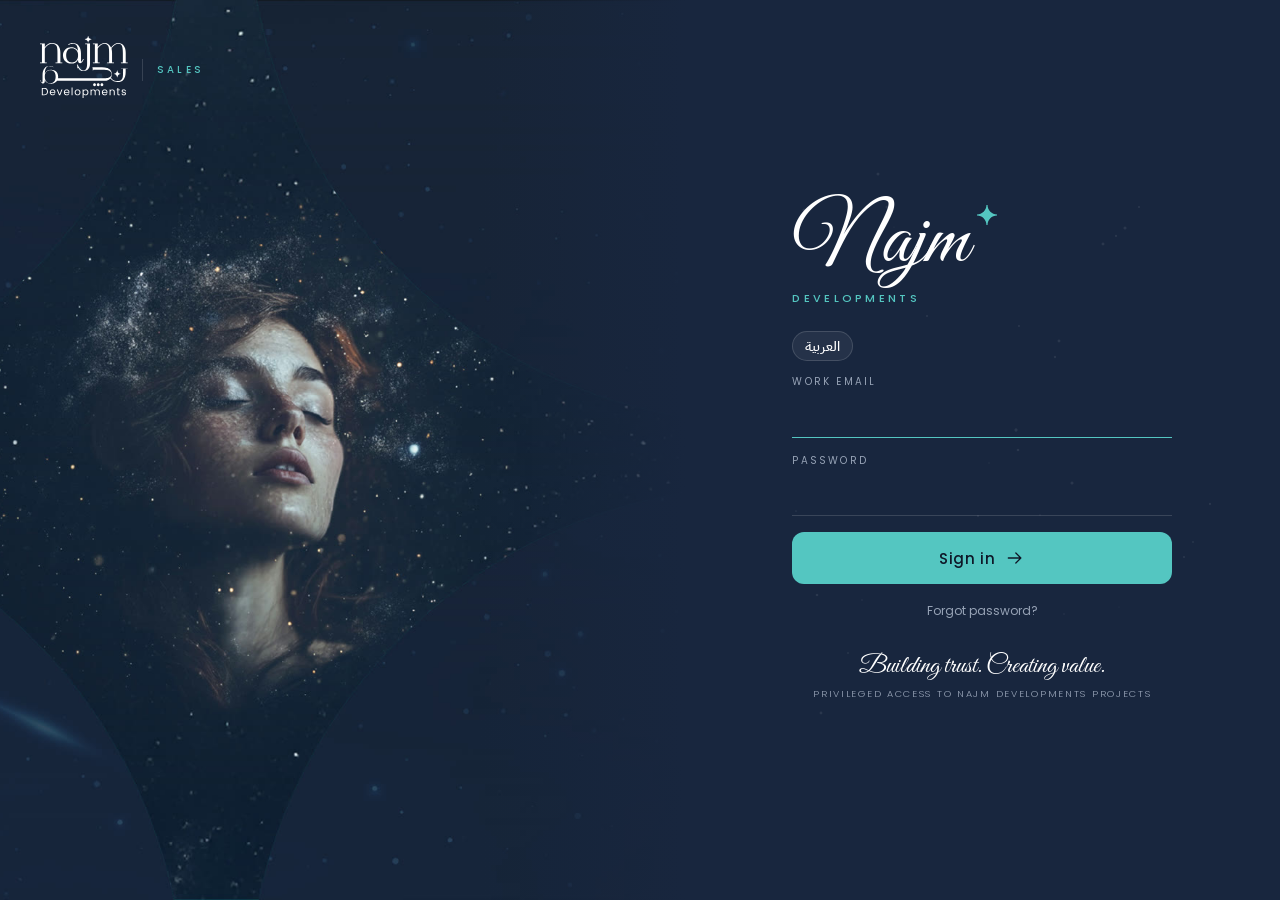
<file: index.html>
<!doctype html>
<html lang="en" class="x-arrive">
<head>
<meta charset="utf-8">
<meta name="viewport" content="width=device-width,initial-scale=1,viewport-fit=cover">
<title>Najm Developments — Projects</title>
<meta name="theme-color" content="#18263E">
<link rel="icon" href="img/icon.svg" type="image/svg+xml">
<link rel="preconnect" href="https://fonts.googleapis.com">
<link rel="preconnect" href="https://fonts.gstatic.com" crossorigin>
<link href="https://fonts.googleapis.com/css2?family=Poppins:wght@300;400;500;600&family=Great+Vibes&display=swap" rel="stylesheet">
<link rel="stylesheet" href="css/najm.css?v=28">
<!-- the star crossing paints in the FIRST frame, so the hand-over from the sign-in never flashes -->
<script>try{if(sessionStorage.getItem('najm.cross')!=='1')document.documentElement.classList.remove('x-arrive');else document.documentElement.classList.add('no-rise')}catch(e){document.documentElement.classList.remove('x-arrive')}</script>
</head>
<body class="is-projects">
<div id="app"></div>
<script src="js/config.js?v=28"></script>
<script src="js/ar.js?v=28"></script>
<script src="js/i18n.js?v=28"></script>
<script src="js/core.js?v=28"></script>
<script src="js/store.js?v=28"></script>
<script data-later="js/projects.js?v=28"></script>
</body>
</html>
</file>
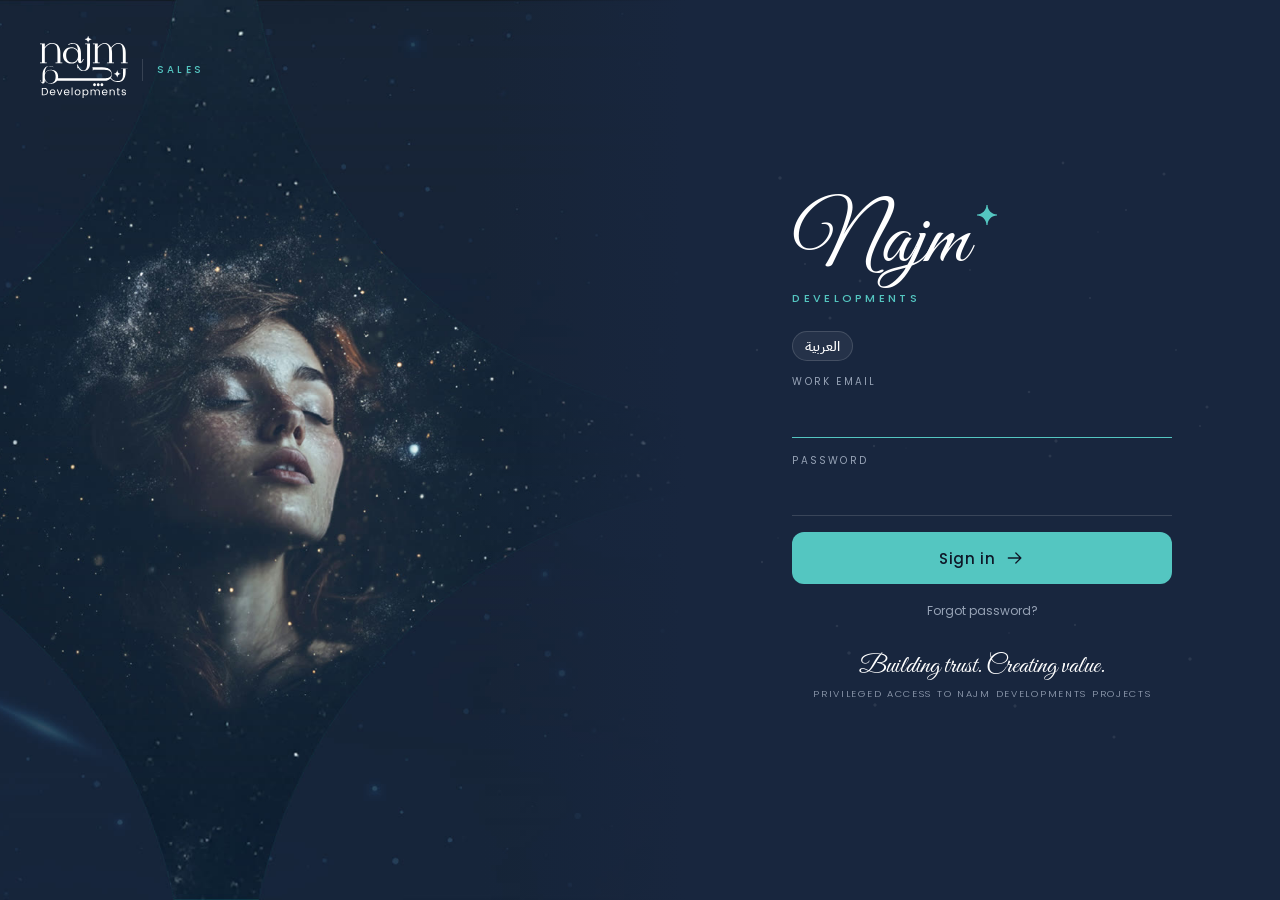
<file: login.html>
<!doctype html>
<html lang="en" class="x-arrive">
<head>
<meta charset="utf-8">
<meta name="viewport" content="width=device-width,initial-scale=1,viewport-fit=cover">
<title>Najm Developments — Sign in</title>
<meta name="theme-color" content="#18263E">
<link rel="icon" href="img/icon.svg" type="image/svg+xml">
<link rel="preconnect" href="https://fonts.googleapis.com">
<link rel="preconnect" href="https://fonts.gstatic.com" crossorigin>
<link href="https://fonts.googleapis.com/css2?family=Poppins:wght@300;400;500;600&family=Great+Vibes&display=swap" rel="stylesheet">
<link rel="stylesheet" href="css/najm.css?v=28">
</head>
<body class="is-login">

<main class="gate">

  <!-- the picture: Najm's own cover, opened through Najm's own star -->
  <div class="gate-art">
    <img class="ga-cover" src="img/najm-cover.jpg" alt="" aria-hidden="true">
    <div class="gate-lockup" data-in="1">
      <span class="gl-logo" id="logo"></span>
      <span class="gl-sub" data-t="Sales">Sales</span>
    </div>
  </div>

  <div class="gate-body">
    <div class="sky" aria-hidden="true"></div>

    <!-- the company's name, as the logo writes it (Muhanad, 2026-10-29: the name, not the CP line) -->
    <h1 class="gate-head" data-in="2">
      <span class="gh-script">Najm<span class="gh-star" id="ghstar"></span></span>
      <span class="gh-caps">Developments</span>
    </h1>

    <!-- method and onsubmit on the tag: a slow line can never send the form to its own address (Main Marks build 130) -->
    <form class="gate-form" id="signin" method="post" onsubmit="return false" autocomplete="on" novalidate>
      <label class="field" data-in="3">
        <span data-t="Work email">Work email</span>
        <input id="who" name="username" type="email" inputmode="email" autocomplete="username" autocapitalize="off" spellcheck="false" required>
      </label>
      <label class="field" data-in="4">
        <span data-t="Password">Password</span>
        <input id="code" name="password" type="password" autocomplete="current-password" required>
      </label>
      <p class="gate-err" id="why" hidden></p>
      <button class="signin-btn" id="go" data-in="5" type="submit">
        <span class="lbl" data-t="Sign in">Sign in</span>
        <svg class="arr" viewBox="0 0 24 24" aria-hidden="true"><path d="M4 12h15M13 6l6 6-6 6"/></svg>
        <span class="btn-state" aria-hidden="true">
          <span class="spin"></span>
          <svg class="tick" viewBox="0 0 24 24"><path d="M5 12.5l4.5 4.5L19 7.5"/></svg>
        </span>
      </button>
      <button class="forgot" id="forgot" type="button" data-in="6" data-t="Forgot password?">Forgot password?</button>
      <p class="forgot-note" id="forgotnote" hidden></p>
      <div class="demo-note" id="demonote" hidden>
        <p data-t-html="&lt;strong&gt;Demo accounts.&lt;/strong&gt; The two demo ones, and Najm’s sales team with a demo password until the real sign-in. Tap one to fill the form."><strong>Demo accounts.</strong> The two demo ones, and Najm’s sales team with a demo password until the real sign-in. Tap one to fill the form.</p>
      </div>
    </form>

    <footer class="gate-foot" data-in="7">
      <p class="gf-tag">Building trust. Creating value.</p>
      <p class="gf-priv"><span data-t="Privileged access to Najm Developments projects">Privileged access to Najm Developments projects</span></p>
    </footer>
  </div>
</main>

<script src="js/config.js?v=28"></script>
<script src="js/ar.js?v=28"></script>
<script src="js/i18n.js?v=28"></script>
<script src="js/core.js?v=28"></script>
<script src="js/store.js?v=28"></script>
<script data-later="js/login.js?v=28"></script>
</body>
</html>
</file>
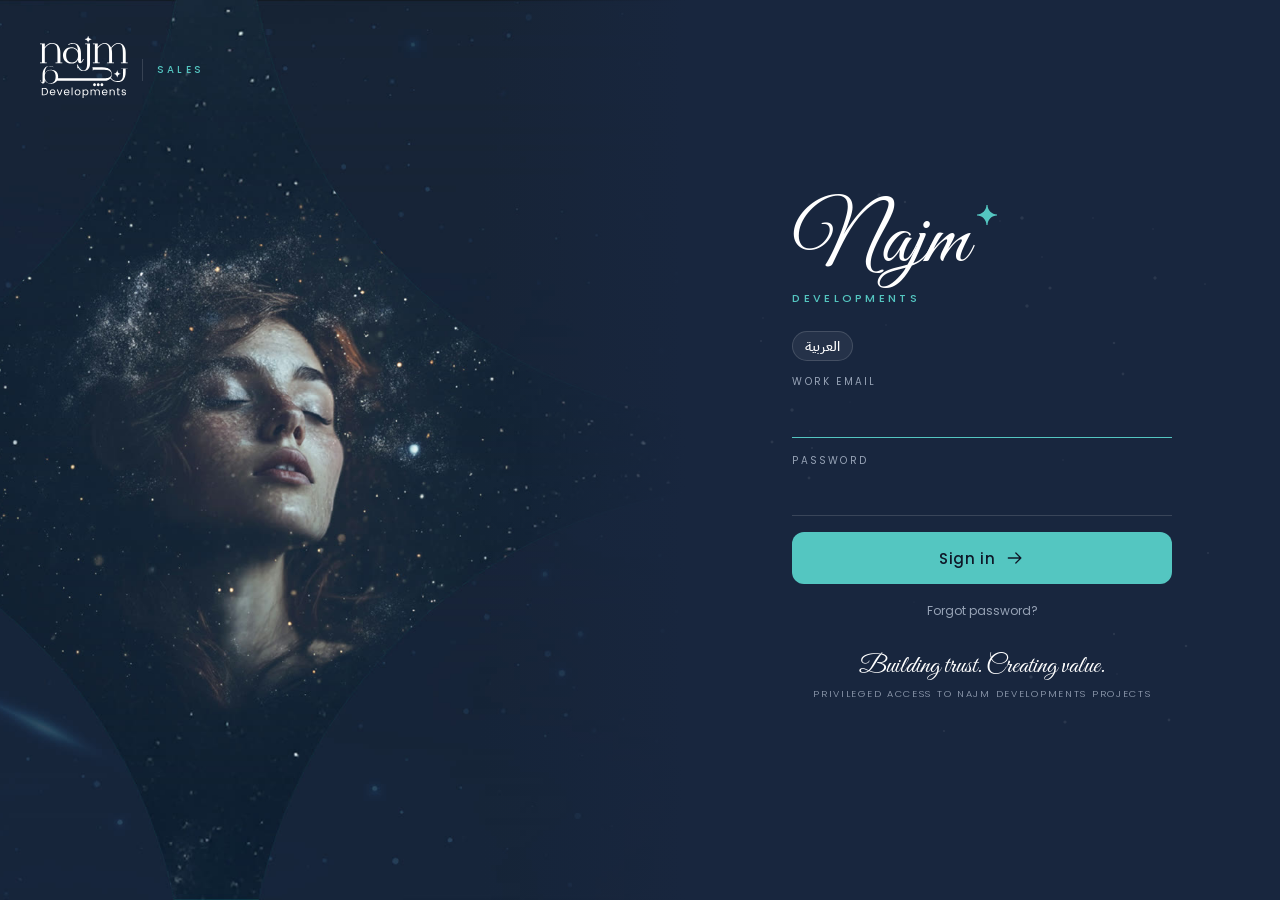
<file: my.html>
<!doctype html>
<html lang="en">
<head>
<meta charset="utf-8">
<meta name="viewport" content="width=device-width,initial-scale=1,viewport-fit=cover">
<title>My activity — Najm Developments</title>
<meta name="theme-color" content="#18263E">
<link rel="icon" href="img/icon.svg" type="image/svg+xml">
<link rel="preconnect" href="https://fonts.googleapis.com">
<link rel="preconnect" href="https://fonts.gstatic.com" crossorigin>
<link href="https://fonts.googleapis.com/css2?family=Poppins:wght@300;400;500;600&family=Great+Vibes&display=swap" rel="stylesheet">
<link rel="stylesheet" href="css/najm.css?v=28">
<link rel="stylesheet" href="css/activity.css?v=28">
</head>
<body class="is-my">

<!-- A SALES AGENT'S "MY ACTIVITY" (build 13): Main Marks' my.html for Najm, drawn by js/activity.js
     on the book of js/activity-book.js. The bar on every page leads here: My activity, Profile
     (#profile), and the plus (#record).

     THE PULSE (Main Marks build 132): the heartbeat on the bar opens this, a half-dial sweeping in
     with a heartbeat drawn through it, alone on the screen; then My activity comes up. IT IS IN THE
     PAGE ITSELF, with its first frame decided inline, so the wait for the figures is the pulse and
     never an empty screen. Profile and the plus open at once. -->
<div class="pulse-in" id="pulseIn" aria-hidden="true">
  <div class="pi-wrap">
    <div class="pi-halo"></div>
    <svg class="pi-dial" viewBox="0 0 240 128">
      <path class="g-track" d="M 20 116 A 100 100 0 0 1 220 116"/>
      <path class="g-arc g-a" style="--k:0" d="M 20 116 A 100 100 0 0 1 220 116" stroke-dasharray="124.8 629" stroke-dashoffset="0"/>
      <path class="g-arc g-q" style="--k:1" d="M 20 116 A 100 100 0 0 1 220 116" stroke-dasharray="21.1 629" stroke-dashoffset="-128.8"/>
      <path class="g-arc g-i" style="--k:2" d="M 20 116 A 100 100 0 0 1 220 116" stroke-dasharray="77.7 629" stroke-dashoffset="-153.9"/>
      <path class="g-beat" pathLength="100" d="M 62 100 h 34 l 9 -26 l 13 44 l 11 -32 l 7 14 h 42"/>
    </svg>
    <p class="pi-label" id="piLabel">My activity</p>
  </div>
</div>
<script>
(function () { if (/^#(profile|record)$/.test(location.hash)) document.getElementById('pulseIn').hidden = true; }());
</script>

<div id="top"></div>
<main class="scr" id="scr"></main>
<div class="veil" id="veil"></div>
<div class="sheet" id="sheet" role="dialog" aria-modal="true" aria-label="Details"></div>
<div class="toast" role="status"></div>

<script src="js/config.js?v=28"></script>
<script src="js/ar.js?v=28"></script>
<script src="js/i18n.js?v=28"></script>
<script src="js/core.js?v=28"></script>
<script src="js/units.js?v=28"></script>
<script src="js/store.js?v=28"></script>
<script data-later="js/activity-book.js?v=28"></script>
<script data-later="js/activity.js?v=28"></script>
</body>
</html>
</file>
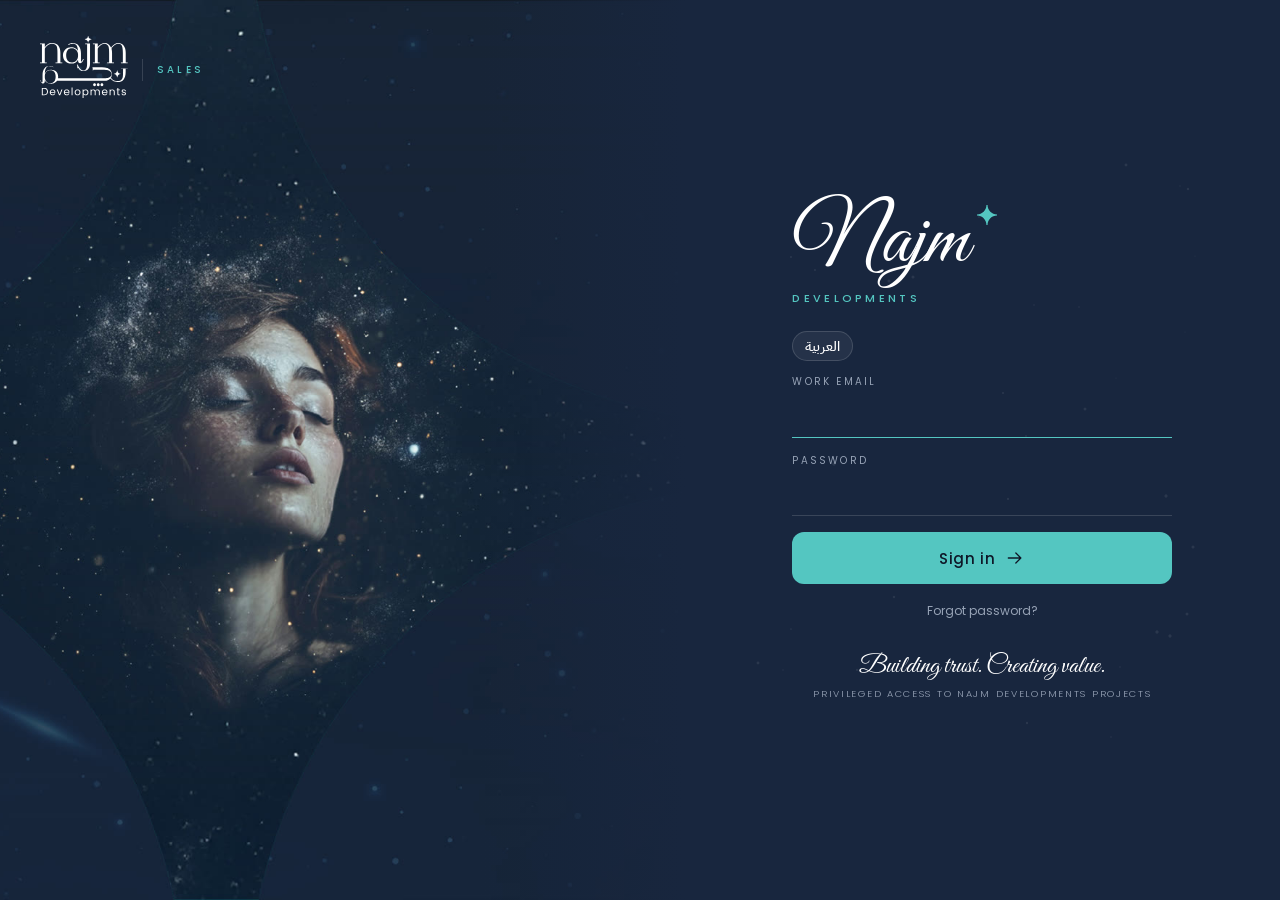
<file: project.html>
<!doctype html>
<html lang="en">
<head>
<meta charset="utf-8">
<meta name="viewport" content="width=device-width,initial-scale=1,viewport-fit=cover">
<title>VELN — Najm Developments</title>
<meta name="theme-color" content="#18263E">
<link rel="icon" href="img/icon.svg" type="image/svg+xml">
<link rel="preconnect" href="https://fonts.googleapis.com">
<link rel="preconnect" href="https://fonts.gstatic.com" crossorigin>
<link href="https://fonts.googleapis.com/css2?family=Poppins:wght@300;400;500;600&family=Great+Vibes&display=swap" rel="stylesheet">
<link rel="stylesheet" href="css/najm.css?v=28">
<!-- arriving from VELN's logo build: the page starts on VELN's beige and lifts it -->
<script>try{if(sessionStorage.getItem('najm.enter'))document.documentElement.classList.add('v-arrive','no-rise')}catch(e){}</script>
</head>
<body class="is-project">
<div id="app"></div>
<script src="js/config.js?v=28"></script>
<script src="js/ar.js?v=28"></script>
<script src="js/i18n.js?v=28"></script>
<script src="js/core.js?v=28"></script>
<script src="js/units.js?v=28"></script>
<script src="js/store.js?v=28"></script>
<script data-later="js/plans.js?v=28"></script>
<script data-later="js/finder.js?v=28"></script>
<script data-later="js/offer.js?v=28"></script>
<script data-later="js/activity-book.js?v=28"></script>
<script data-later="js/send.js?v=28"></script>
<script data-later="js/project.js?v=28"></script>
</body>
</html>
</file>
<file: css/najm.css>
/* ------------------------------------------------------------------
   Najm Developments: the sales app.

   The identity, from Najm's own Company Profile (BRANDING.md):
     - a deep navy night sky carries every screen; white type on it
     - teal is the ONE accent, and it means "chosen" (or "go")
     - the four-point STAR is the signature: the logo's star, the CP's
       star window, and here the sign-in, the crossing and the marker
     - Poppins, light; one script word per screen, never a sentence
   Main Marks' rules kept: pictures to the card's edges, small caps
   labels, a floating glass header that never sticks, the sales bar on
   every page, design at 390 px first.
   ------------------------------------------------------------------ */

:root {
  --navy: #18263E;
  --navy-deep: #0E1828;
  --navy-lift: #203253;
  --teal: #54C6C1;
  --teal-deep: #07989E;
  --white: #ffffff;
  --ink-2: rgba(255, 255, 255, .74);
  --muted: #97A3B6;              /* 6.0:1 on the navy */
  --rule: rgba(255, 255, 255, .14);
  --rule-soft: rgba(255, 255, 255, .08);
  --font: 'Poppins', system-ui, sans-serif;
  --script: 'Great Vibes', 'Segoe Script', cursive;   /* stands in for Brittany Signature (BRANDING.md) */
  --pad: 16px;
  --ease: cubic-bezier(.22, .61, .36, 1);
}

* { box-sizing: border-box; }
html { background: var(--navy); -webkit-text-size-adjust: 100%; }
body {
  margin: 0; min-height: 100svh;
  background: var(--navy); color: var(--white);
  font: 300 15px/1.45 var(--font);
  -webkit-font-smoothing: antialiased;
  animation: page-in .19s ease-out both;
}
@keyframes page-in { from { opacity: 0; } }
img { max-width: 100%; }
button { -webkit-tap-highlight-color: transparent; }
a { -webkit-tap-highlight-color: transparent; }

/* leaving: a navy veil, 190 ms (js/core.js) */
html.is-leaving body { opacity: 0; transition: opacity .19s ease-in; }

/* the first frame of a page that is ARRIVING through an animation:
   covered before anything paints, so nothing flashes */
html.x-arrive body::after,
html.v-arrive body::after { content: ''; position: fixed; inset: 0; z-index: 99; background: var(--navy-deep); }
html.v-arrive body::after { background: #D9D1BD; }
html.x-arrive body, html.v-arrive body { animation: none; }
/* a page arriving through an animation keeps this for good. Without it, taking
   the first-frame cover off started the body's own fade-in, and the fade took the
   star and the beige veil with it: the screen jumped lighter (the "tiny snap"). */
html.no-rise body { animation: none; }
html.x-arrive { background: var(--navy-deep); }
html.v-arrive { background: #D9D1BD; }
/* a phone has no scrollbar; inside the demo a passing one took 15 px off the width */
@media (max-width: 760px) { html { scrollbar-width: none; } ::-webkit-scrollbar { display: none; width: 0; height: 0; } }

.svgbox { display: inline-block; line-height: 0; }
.svgbox svg { display: block; height: 100%; width: auto; overflow: visible; }

.eyebrow { margin: 0; font-size: 10.5px; font-weight: 500; letter-spacing: .34em; text-transform: uppercase; color: var(--teal); }
.script-h { margin: 2px 0 0; font: 400 56px/1 var(--script); }

/* ================================================================ */
/* SIGN IN                                                           */
/* ================================================================ */
.gate { min-height: 100svh; display: grid; grid-template-rows: auto 1fr; }
.gate-art { position: relative; height: 44svh; min-height: 290px; overflow: hidden; background: var(--navy); }
.ga-cover { position: absolute; inset: 0; width: 100%; height: 100%; object-fit: cover; object-position: 30% 46%; }
.gate-art::after {             /* the picture melts into the sky below */
  content: ''; position: absolute; left: 0; right: 0; bottom: 0; height: 38%;
  background: linear-gradient(to bottom, rgba(24, 38, 62, 0), var(--navy));
  pointer-events: none;
}
.gate-lockup {
  position: absolute; z-index: 2; left: var(--pad); top: calc(env(safe-area-inset-top) + 18px);
  display: flex; align-items: center; gap: 14px;
}
.gl-logo .najm-logo { height: 50px; }
.gl-sub {
  font-size: 10px; font-weight: 500; letter-spacing: .34em; text-transform: uppercase; color: var(--teal);
  padding-left: 14px; border-left: 1px solid var(--rule); line-height: 22px;
}

.gate-body {
  position: relative; width: 100%; max-width: 460px; margin: 0 auto;
  padding: 4px var(--pad) calc(26px + env(safe-area-inset-bottom));
}
.sky { position: absolute; inset: 0; overflow: hidden; pointer-events: none; z-index: 0; }
.sky i {
  position: absolute; width: 2px; height: 2px; border-radius: 50%; background: #fff;
  opacity: .08; transform: scale(var(--z, 1));
  animation: tw 4.6s ease-in-out var(--d, 0s) infinite;
}
@keyframes tw { 0%, 100% { opacity: .06; } 50% { opacity: .55; } }
.gate-body > :not(.sky) { position: relative; z-index: 1; }

.gate-head { margin: 0 0 24px; font-weight: 300; }
.gh-script { position: relative; display: inline-block; padding: 0 30px 0 2px; font: 400 66px/1.05 var(--script); }
.gh-star { position: absolute; right: 2px; top: 6px; width: 20px; height: 20px; line-height: 0; }
.gh-star svg { width: 100%; height: 100%; fill: var(--teal); }
.gh-caps { display: block; margin-top: 4px; font-size: 11px; font-weight: 500; letter-spacing: .3em; text-transform: uppercase; color: var(--teal); }

.field { display: block; margin: 0 0 16px; }
.field span { display: block; margin-bottom: 4px; font-size: 10px; font-weight: 400; letter-spacing: .22em; text-transform: uppercase; color: var(--muted); }
.field input {
  width: 100%; padding: 8px 0 10px; border: 0; border-bottom: 1px solid var(--rule); border-radius: 0;
  background: transparent; color: #fff; font: 400 16px var(--font); outline: none;
  transition: border-color .2s;
}
.field input:focus { border-bottom-color: var(--teal); }
.field input:-webkit-autofill { -webkit-text-fill-color: #fff; box-shadow: 0 0 0 1000px var(--navy) inset; caret-color: #fff; }

.signin-btn {
  position: relative; overflow: hidden; width: 100%; height: 52px; margin-top: 8px;
  display: flex; align-items: center; justify-content: center; gap: 10px;
  border: 0; border-radius: 12px; background: var(--teal); color: var(--navy-deep);
  font: 500 15px var(--font); letter-spacing: .04em; cursor: pointer;
  transition: transform .1s, filter .2s;
}
.signin-btn:active { transform: scale(.98); }
.signin-btn:hover { filter: brightness(1.06); }
.signin-btn .arr { width: 20px; height: 20px; fill: none; stroke: currentColor; stroke-width: 1.6; stroke-linecap: round; stroke-linejoin: round; transition: opacity .15s; }
.signin-btn .lbl { transition: opacity .15s; }
.btn-state { position: absolute; inset: 0; display: grid; place-items: center; pointer-events: none; }
.btn-state > * { grid-area: 1 / 1; }
.spin { width: 20px; height: 20px; border-radius: 50%; border: 2px solid rgba(14, 24, 40, .22); border-top-color: var(--navy-deep); opacity: 0; }
.tick { width: 24px; height: 24px; fill: none; stroke: var(--navy-deep); stroke-width: 2; stroke-linecap: round; stroke-linejoin: round; stroke-dasharray: 24; stroke-dashoffset: 24; opacity: 0; }
.is-loading .lbl, .is-loading .arr, .is-done .lbl, .is-done .arr { opacity: 0; }
.is-loading .spin { opacity: 1; animation: spin .8s linear infinite; }
.is-done .tick { opacity: 1; animation: tick .26s ease-out forwards; }
.is-loading::after {
  content: ''; position: absolute; inset: 0;
  background: linear-gradient(100deg, transparent 20%, rgba(255, 255, 255, .6), transparent 80%);
  transform: translateX(-100%); animation: btn-sweep .7s ease-in-out both;
}
@keyframes spin { to { transform: rotate(360deg); } }
@keyframes tick { to { stroke-dashoffset: 0; } }
@keyframes btn-sweep { to { transform: translateX(100%); } }

.gate-err { margin: 0 0 8px; font-size: 13px; color: #F4A99D; animation: err .32s ease; }
@keyframes err { 0%, 100% { transform: none; } 25% { transform: translateX(-4px); } 75% { transform: translateX(4px); } }
.gate-form [hidden] { display: none !important; }
.gate-form.is-dimmed { opacity: .55; transition: opacity .2s; }

.forgot { display: block; margin: 12px auto 0; padding: 6px; background: none; border: 0; color: var(--muted); font: 400 12px var(--font); cursor: pointer; }
.forgot-note { margin: 2px 0 0; text-align: center; font-size: 12px; color: var(--ink-2); }
.demo-note { margin-top: 20px; padding: 14px 14px 6px; border: 1px solid var(--rule); border-radius: 14px; background: rgba(14, 24, 40, .5); font-size: 12px; color: var(--ink-2); }
.demo-note p { margin: 0 0 8px; line-height: 1.5; }
.demo-note strong { color: #fff; font-weight: 500; }
.demo-acct { display: flex; justify-content: space-between; align-items: center; width: 100%; padding: 10px 0; background: none; border: 0; border-top: 1px solid var(--rule-soft); color: #fff; font: 400 13px var(--font); cursor: pointer; text-align: left; }
.da-r { font-size: 10px; letter-spacing: .14em; text-transform: uppercase; color: var(--teal); }

.gate-foot { margin-top: 26px; text-align: center; }
.gf-tag { margin: 0; font: 400 26px/1.1 var(--script); }
.gf-priv { margin: 6px 0 0; font-size: 9.5px; letter-spacing: .18em; text-transform: uppercase; color: var(--muted); }

/* the sign-in, side by side from a laptop up */
@media (min-width: 900px) {
  .gate { grid-template-rows: none; grid-template-columns: 1.15fr 1fr; }
  .gate-art { height: 100svh; }
  .gate-art::after { left: auto; top: 0; width: 30%; height: auto; background: linear-gradient(to right, rgba(24, 38, 62, 0), var(--navy)); }
  .gate-lockup { left: 40px; top: 36px; }
  .gl-logo .najm-logo { height: 62px; }
  .gate-body { align-self: center; padding: 40px; }
  .gh-script { font-size: 84px; }
}

/* ---- the entrance (body.seq, set by js/login.js) ------------------
   0.10-1.60  Najm's star opens out of her face over the whole picture
   0.45-1.60  "Najm" writes itself in; the form rises, line by line
   1.30       the logo's star glints, then the small one
   1.65       the teal star after "Star" lights                       */
.seq [data-in] { animation: rise .62s var(--ease) both; }
.seq [data-in="1"] { animation-delay: 1.0s; }
.seq [data-in="2"] { animation-delay: .40s; }
.seq [data-in="3"] { animation-delay: .55s; }
.seq [data-in="4"] { animation-delay: .64s; }
.seq [data-in="5"] { animation-delay: .73s; }
.seq [data-in="6"] { animation-delay: .82s; }
.seq [data-in="7"] { animation-delay: .91s; }
@keyframes rise { from { opacity: 0; transform: translateY(14px); } }

.seq .ga-cover {
  -webkit-mask: url("data:image/svg+xml,%3Csvg xmlns='http://www.w3.org/2000/svg' viewBox='-1 -1 2 2'%3E%3Cpath d='M0.057,-1L-0.057,-1C-0.057,-0.48 -0.48,-0.057 -1,-0.057L-1,0.057C-0.48,0.057 -0.057,0.48 -0.057,1L0.057,1C0.057,0.48 0.48,0.057 1,0.057L1,-0.057C0.48,-0.057 0.057,-0.48 0.057,-1Z'/%3E%3C/svg%3E") 50% 50% / 0% no-repeat;
          mask: url("data:image/svg+xml,%3Csvg xmlns='http://www.w3.org/2000/svg' viewBox='-1 -1 2 2'%3E%3Cpath d='M0.057,-1L-0.057,-1C-0.057,-0.48 -0.48,-0.057 -1,-0.057L-1,0.057C-0.48,0.057 -0.057,0.48 -0.057,1L0.057,1C0.057,0.48 0.48,0.057 1,0.057L1,-0.057C0.48,-0.057 0.057,-0.48 0.057,-1Z'/%3E%3C/svg%3E") 50% 50% / 0% no-repeat;
  animation: iris 1.5s cubic-bezier(.65, 0, .25, 1) .1s both, settle 2.2s var(--ease) .1s both;
}
/* 0% to well past the corners: the star's waist must clear them */
@keyframes iris { from { -webkit-mask-size: 0%; mask-size: 0%; } to { -webkit-mask-size: 520%; mask-size: 520%; } }
@keyframes settle { from { transform: scale(1.08); } }

.seq .gh-script { animation: write 1.15s cubic-bezier(.45, 0, .2, 1) .5s both; }
@keyframes write { from { clip-path: inset(-20% 100% -20% 0); } to { clip-path: inset(-20% -10% -20% -10%); } }
.seq .gh-star svg { animation: twinkle 1.1s ease-out 1.6s both; }
@keyframes twinkle {
  0% { transform: scale(0) rotate(-90deg); opacity: 0; }
  55% { transform: scale(1.6) rotate(0); opacity: 1; }
  100% { transform: scale(1) rotate(0); opacity: 1; }
}
.seq .gl-logo #star, .seq .gl-logo #star2 { transform-box: fill-box; transform-origin: center; animation: glint 1.1s ease-out 1.3s both; }
.seq .gl-logo #star2 { animation-delay: 1.55s; }
@keyframes glint {
  0% { transform: scale(1) rotate(0); }
  40% { transform: scale(2.4) rotate(45deg); fill: var(--teal); }
  100% { transform: scale(1) rotate(90deg); }
}

/* ================================================================ */
/* THE STAR CROSSING ("Access granted")                              */
/* ================================================================ */
.xstar { position: fixed; inset: 0; z-index: 100; pointer-events: none; --ox: 50vw; --oy: 50vh; --S: 40; }
.xs-big {
  position: absolute; left: var(--ox); top: var(--oy); width: 100px; height: 100px; margin: -50px 0 0 -50px;
  fill: var(--navy-deep); overflow: visible;
  transform: scale(0) rotate(-45deg);
  transition: transform 1.05s cubic-bezier(.7, 0, .2, 1);
}
.xs-glow { position: absolute; inset: 0; filter: drop-shadow(0 0 10px rgba(84, 198, 193, .7)); }
.xstar.is-in .xs-big { transform: scale(var(--S)) rotate(0); }
.xs-copy { position: absolute; inset: 0; display: flex; flex-direction: column; align-items: center; justify-content: center; gap: 8px; opacity: 0; }
.xstar.is-in .xs-copy { opacity: 1; transition: opacity .35s ease .72s; }
.xs-mini { width: 26px; height: 26px; margin-bottom: 6px; fill: var(--teal); }
.xstar.is-in .xs-mini { animation: twinkle 1s ease-out .75s both; }
.xs-granted { margin: 0; font-size: 11px; font-weight: 500; letter-spacing: .42em; text-transform: uppercase; color: var(--teal); }
.xs-select { margin: 0; font: 400 44px/1.1 var(--script); color: #fff; }
/* arriving: the covered screen closes back into the star's centre */
.xstar.is-out .xs-big { transform: scale(0) rotate(45deg); transition: transform .95s cubic-bezier(.7, 0, .25, 1) .18s; }
.xstar.is-out .xs-copy { opacity: 0; transition: opacity .22s ease; }
.xstar.is-leaving .xs-copy { opacity: 0; transition: opacity .2s ease; }
.xstar.no-anim, .xstar.no-anim * { transition: none !important; animation: none !important; }
.xstar.is-plain .xs-big { display: none; }
.xstar.is-plain { background: var(--navy-deep); opacity: 0; transition: opacity .25s linear; }
.xstar.is-plain.is-in { opacity: 1; }

/* ================================================================ */
/* HEADER, BAR, NOTICE                                               */
/* ================================================================ */
.hdr { position: relative; z-index: 20; padding: calc(env(safe-area-inset-top) + 12px) var(--pad) 0; }
.hdr-card {
  position: relative; max-width: 1200px; margin: 0 auto;
  display: flex; align-items: center; gap: 12px; padding: 8px 8px 8px 14px;
  border-radius: 16px; border: 1px solid rgba(255, 255, 255, .10);
  background: rgba(32, 50, 83, .55); -webkit-backdrop-filter: blur(14px) saturate(1.2); backdrop-filter: blur(14px) saturate(1.2);
}
.hdr-mark { display: block; line-height: 0; }
.hdr-mark .najm-logo { height: 30px; }
.hdr-crumb { flex: 1; min-width: 0; display: flex; align-items: center; gap: 8px; overflow: hidden; white-space: nowrap; font-size: 10px; font-weight: 400; letter-spacing: .2em; text-transform: uppercase; color: var(--muted); padding-left: 12px; border-left: 1px solid var(--rule); }
.hdr-crumb a { color: var(--muted); text-decoration: none; }
.hdr-crumb .here { color: #fff; }
.hdr-crumb .sep { opacity: .4; }
.hdr-who { flex: none; width: 36px; height: 36px; border-radius: 50%; border: 1px solid rgba(84, 198, 193, .5); background: transparent; color: var(--teal); font: 500 12px var(--font); letter-spacing: .06em; cursor: pointer; }
.hdr-menu { position: absolute; right: 8px; top: calc(100% + 8px); min-width: 210px; padding: 14px 16px; border-radius: 14px; border: 1px solid var(--rule); background: var(--navy-lift); box-shadow: 0 18px 40px rgba(0, 0, 0, .35); }
.hm-name { margin: 0; font-size: 14px; font-weight: 400; }
.hm-role { margin: 2px 0 12px; font-size: 10px; letter-spacing: .14em; text-transform: uppercase; color: var(--muted); }
.hm-out { width: 100%; padding: 9px 12px; border: 1px solid var(--rule); border-radius: 10px; background: none; color: #fff; font: 400 13px var(--font); cursor: pointer; }

.sbar-wrap { position: fixed; z-index: 30; left: 0; right: 0; bottom: calc(env(safe-area-inset-bottom) + 12px); display: flex; justify-content: center; align-items: center; gap: 10px; pointer-events: none; }
.sbar { pointer-events: auto; display: flex; gap: 2px; padding: 6px; border-radius: 18px; border: 1px solid rgba(255, 255, 255, .10); background: rgba(14, 24, 40, .74); -webkit-backdrop-filter: blur(14px); backdrop-filter: blur(14px); }
.sb-btn { display: flex; flex-direction: column; align-items: center; gap: 3px; padding: 6px 12px; border: 0; border-radius: 12px; background: none; color: var(--ink-2); font: 400 9.5px var(--font); letter-spacing: .06em; cursor: pointer; }
.sb-btn:active { background: rgba(255, 255, 255, .06); }
/* one size in every language and on every page (Muhanad, 2026-11-14: in Arabic the bar shrank
   from 237 to 173 px because each button took the width of its own word; My activity drew it
   bigger again). Fixed boxes; the word is centred in its box. */
.sbar .sb-btn { box-sizing: border-box; flex: 0 0 76px; width: 76px; height: 49px; padding: 6px 2px; justify-content: center; font: 400 9.5px/1.2 var(--font); white-space: nowrap; }
.sbar .sb-btn svg { flex: none; width: 20px; height: 20px; }
.sbar-wrap .sb-plus { flex: none; width: 52px; height: 52px; }
.sb-btn svg, .sb-plus svg { width: 20px; height: 20px; fill: none; stroke: currentColor; stroke-width: 1.5; stroke-linecap: round; stroke-linejoin: round; }
.sb-plus { pointer-events: auto; width: 52px; height: 52px; display: grid; place-items: center; border: 0; border-radius: 50%; background: var(--teal); color: var(--navy-deep); cursor: pointer; box-shadow: 0 10px 24px rgba(0, 0, 0, .35); }
.sb-plus svg { width: 24px; height: 24px; stroke-width: 1.8; }

.toast { position: fixed; z-index: 40; left: 50%; bottom: calc(env(safe-area-inset-bottom) + 92px); transform: translate(-50%, 10px); padding: 10px 16px; border-radius: 12px; background: #fff; color: var(--navy-deep); font-size: 13px; font-weight: 400; white-space: nowrap; opacity: 0; pointer-events: none; transition: opacity .25s, transform .25s; }
.toast.on { opacity: 1; transform: translate(-50%, 0); }

/* shared bits of a card */
.facts { margin: 12px 0 0; display: grid; gap: 6px; }
.facts div { display: flex; justify-content: space-between; gap: 12px; padding-top: 6px; border-top: 1px solid var(--rule-soft); }
.facts dt { font-size: 10px; letter-spacing: .16em; text-transform: uppercase; color: var(--muted); }
.facts dd { margin: 0; font-size: 12.5px; font-weight: 400; text-align: right; }
.go { display: flex; align-items: center; justify-content: space-between; margin-top: 14px; color: var(--teal); font-size: 13px; font-weight: 400; text-decoration: none; }
.go svg { width: 18px; height: 18px; fill: none; stroke: currentColor; stroke-width: 1.5; stroke-linecap: round; stroke-linejoin: round; transition: transform .2s; }
a:hover .go svg { transform: translateX(4px); }

@keyframes rise-b { from { opacity: 0; translate: 0 16px; } }

/* ================================================================ */
/* PROJECTS                                                          */
/* ================================================================ */
.pj { max-width: 1200px; margin: 0 auto; padding: 26px var(--pad) 120px; }
.pj-intro { margin-bottom: 18px; animation: rise-b .6s var(--ease) .05s backwards; }
.pj-grid { display: grid; gap: 16px; }
@media (min-width: 900px) { .pj-grid { grid-template-columns: repeat(2, 1fr); } }
.pj-card { display: block; overflow: hidden; border-radius: 16px; border: 1px solid rgba(255, 255, 255, .08); background: var(--navy-lift); color: #fff; text-decoration: none; transition: border-color .3s; animation: rise-b .7s var(--ease) .15s backwards; }
.pj-card:hover, .pj-card:focus-visible { border-color: rgba(84, 198, 193, .5); outline: none; }
.pj-pic { position: relative; aspect-ratio: 16 / 10; overflow: hidden; }
.pj-pic img { display: block; width: 100%; height: 100%; object-fit: cover; transition: transform 1.2s cubic-bezier(.2, .6, .2, 1); }
.pj-card:hover .pj-pic img { transform: scale(1.04); }
.pj-pic::after { content: ''; position: absolute; left: 0; right: 0; bottom: 0; height: 46%; background: linear-gradient(to bottom, rgba(14, 24, 40, 0), rgba(14, 24, 40, .85)); }
.pj-lock { position: absolute; z-index: 1; left: 16px; bottom: 14px; }
.pj-lock .veln-logo { height: 44px; }
.pj-meta { padding: 14px 16px 16px; }
.pj-kind { margin: 0; font-size: 10px; letter-spacing: .2em; text-transform: uppercase; color: var(--muted); }

/* VELN's logo build: its own beige, its own ink, its own gold */
.vbuild { position: fixed; inset: 0; z-index: 100; display: flex; flex-direction: column; align-items: center; justify-content: center; background: var(--vb-ground); clip-path: circle(0% at 50% 60%); transition: clip-path .6s cubic-bezier(.7, 0, .2, 1); }
.vbuild.is-in { clip-path: circle(150% at 50% 60%); }
.vb-logo { height: auto; }
.vb-logo svg { width: min(58vw, 280px); height: auto; }
.vb-logo path { fill: var(--vb-ink); fill-opacity: 0; stroke: var(--vb-ink); stroke-width: 2.6; stroke-dasharray: 1; stroke-dashoffset: 1; }
.vb-logo path.vb-small { stroke: none; }
.vbuild.is-in .vb-logo path { animation: draw .95s cubic-bezier(.5, 0, .2, 1) calc(.3s + var(--i) * .035s) forwards, fill-in .4s ease calc(1.0s + var(--i) * .02s) forwards; }
.vbuild.is-in .vb-logo path.vb-small { animation: fill-in .35s ease calc(1.0s + var(--i) * .05s) forwards; }
@keyframes draw { to { stroke-dashoffset: 0; } }
@keyframes fill-in { to { fill-opacity: 1; stroke-opacity: 0; } }
.vb-rule { width: 0; height: 1px; margin-top: 24px; background: var(--vb-gold); transition: width .6s cubic-bezier(.5, 0, .2, 1) 1.1s; }
.vbuild.is-in .vb-rule { width: 120px; }
.vbuild.is-out .vb-logo, .vbuild.is-out .vb-rule { opacity: 0; transform: translateY(-8px); transition: opacity .22s, transform .22s; }
/* the project page lifts the same beige away */
.vveil { position: fixed; inset: 0; z-index: 99; background: var(--vb-ground); transform-origin: top; transition: transform .8s cubic-bezier(.7, 0, .2, 1); }
.vveil.is-out { transform: scaleY(0); }

/* ================================================================ */
/* A PROJECT: the building, lit by line                             */
/* ================================================================ */
.pr { max-width: 1200px; margin: 0 auto; padding: 14px 0 120px; }
.stage { position: relative; margin: 0 12px; overflow: hidden; border-radius: 16px; aspect-ratio: 1180 / 642; background: #0B1322; animation: page-in .5s ease .05s both; }
.stage svg { position: absolute; inset: 0; width: 100%; height: 100%; display: block; }
.floor { opacity: 0; transition: opacity .55s ease var(--delay, 0s); }
.floor.on { opacity: 1; }
.run { fill: url(#runG); }
.floor.on .run { animation: run 1.15s cubic-bezier(.4, 0, .2, 1) var(--delay, 0s) both; }
@keyframes run { from { transform: translateX(0); } to { transform: translateX(1900px); } }
.marker { position: absolute; left: 0; top: 0; width: 18px; height: 18px; margin: -9px 0 0 -9px; opacity: 0; pointer-events: none; transition: transform .65s cubic-bezier(.5, 0, .2, 1), opacity .3s; }
.marker svg { width: 100%; height: 100%; fill: var(--teal); filter: drop-shadow(0 0 6px rgba(84, 198, 193, .95)); }
.marker.on { opacity: 1; }
.marker.on svg { animation: beat 2.6s ease-in-out infinite; }
@keyframes beat { 0%, 100% { transform: scale(1) rotate(0); } 50% { transform: scale(1.3) rotate(45deg); } }
.stage-tag { position: absolute; left: 10px; top: 10px; padding: 6px 11px; border-radius: 999px; background: rgba(14, 24, 40, .72); -webkit-backdrop-filter: blur(8px); backdrop-filter: blur(8px); font-size: 9.5px; font-weight: 400; letter-spacing: .16em; text-transform: uppercase; color: #fff; opacity: 0; transform: translateY(-4px); transition: opacity .3s, transform .3s; }
.stage-tag.on { opacity: 1; transform: none; }

.pr-lock { display: flex; align-items: center; gap: 14px; padding: 14px var(--pad) 0; animation: rise-b .6s var(--ease) .15s backwards; }
.pr-lock .veln-logo { height: 32px; }
.pr-place { margin: 0; padding-left: 14px; border-left: 1px solid var(--rule); font-size: 9.5px; letter-spacing: .2em; text-transform: uppercase; color: var(--muted); }

.lines { padding-top: 20px; }
.lines > .eyebrow, .lines > .src { padding: 0 var(--pad); }
.l-cards { display: grid; grid-template-columns: repeat(3, 1fr); gap: 14px; padding: 12px var(--pad) 0; }
.l-card { display: block; overflow: hidden; border-radius: 16px; border: 1px solid rgba(255, 255, 255, .08); background: var(--navy-lift); color: #fff; text-decoration: none; transition: border-color .3s; animation: rise-b .7s var(--ease) backwards; }
.l-card:nth-child(1) { animation-delay: .2s; }
.l-card:nth-child(2) { animation-delay: .28s; }
.l-card:nth-child(3) { animation-delay: .36s; }
.l-card.is-on { border-color: var(--teal); }
.l-card:focus-visible { outline: none; border-color: var(--teal); }
.l-pic { aspect-ratio: 4 / 3; overflow: hidden; }
.l-pic img { display: block; width: 100%; height: 100%; object-fit: cover; }
.l-meta { padding: 12px 14px 14px; }
.l-kind { margin: 0; font-size: 9.5px; letter-spacing: .2em; text-transform: uppercase; color: var(--muted); }
.l-name { margin: 2px 0 0; font: 400 40px/1.05 var(--script); }
.l-op { margin: 10px 0 0; font-size: 11.5px; font-weight: 400; color: var(--teal); }
.l-dots { display: none; }
.src { margin: 16px 0 0; font-size: 9.5px; line-height: 1.5; color: var(--muted); }

/* a phone: the cards are a swipe row; the one at the centre is lit */
@media (max-width: 760px) {
  .l-cards { display: flex; gap: 12px; overflow-x: auto; scroll-snap-type: x mandatory; padding: 12px 11vw 4px; scrollbar-width: none; overscroll-behavior-x: contain; }
  .l-cards::-webkit-scrollbar { display: none; }
  .l-card { flex: 0 0 78vw; scroll-snap-align: center; opacity: calc(1 - var(--f, 0) * .5); transform: scale(calc(1 - var(--f, 0) * .05)); }
  .l-pic { aspect-ratio: 16 / 10; }
  .l-dots { display: flex; justify-content: center; gap: 8px; padding-top: 12px; }
  .l-dot { width: 6px; height: 6px; padding: 0; border: 0; border-radius: 3px; background: rgba(255, 255, 255, .25); cursor: pointer; transition: width .3s, background .3s; }
  .l-dot.is-on { width: 18px; background: var(--teal); }
}
@media (min-width: 761px) { .stage { margin: 0 var(--pad); } }
/* a laptop: the building and the cards SIDE BY SIDE, so the light a
   card switches on is always on screen (as Main Marks' Moray chooser) */
@media (min-width: 1100px) {
  .pr { display: grid; grid-template-columns: minmax(0, 1fr) 360px; grid-template-areas: "stage lines" "lock lines"; grid-template-rows: auto 1fr; column-gap: 20px; align-items: start; padding: 14px var(--pad) 120px; }
  .stage { grid-area: stage; margin: 0; position: sticky; top: 16px; }
  .pr-lock { grid-area: lock; padding: 14px 0 0; }
  .lines, .line-next { grid-area: lines; padding: 0; }
  .lines > .eyebrow, .lines > .src { padding: 0; }
  .l-cards { grid-template-columns: 1fr; gap: 10px; padding: 10px 0 0; }
  .l-card { display: grid; grid-template-columns: 124px 1fr; }
  .l-pic { aspect-ratio: auto; height: 100%; }
  .l-meta { padding: 10px 14px 12px; }
  .l-name { font-size: 32px; }
  .facts { margin-top: 6px; gap: 3px; }
  .facts div { padding-top: 3px; }
  .go { margin-top: 8px; }
}

.line-next { padding: 22px var(--pad) 0; animation: rise-b .6s var(--ease) .15s backwards; }
.ln-note { margin: 16px 0 0; font-size: 14px; color: var(--ink-2); }
/* build 10: Back, one step up, under the header (Main Marks' .crumbs .back) */
.crumbs { padding: 10px 6px 0; }
.back { display: inline-flex; align-items: center; gap: 8px; min-height: 36px; color: var(--teal); text-decoration: none;
  font-size: 11px; font-weight: 500; letter-spacing: .16em; text-transform: uppercase; }
.back svg { width: 16px; height: 16px; flex: none; fill: none; stroke: currentColor; stroke-width: 1.6; stroke-linecap: round; stroke-linejoin: round; transition: transform .2s; }
.back:hover svg { transform: translateX(-3px); }
.back:focus-visible { outline: 2px solid var(--teal); outline-offset: 3px; border-radius: 6px; }

/* ---- a line's page: 1 Floor, 2 Unit (on the plan), 3 Unit details ---- */
.ln-demo { margin: 14px 0 0; padding: 9px 12px; border-radius: 10px; border: 1px dashed rgba(84, 198, 193, .45); font-size: 11.5px; line-height: 1.5; color: var(--ink-2); }
.ln-demo b { font-weight: 500; color: var(--teal); }
.step { margin-top: 26px; animation: rise-b .5s var(--ease) backwards; }
.step-h { display: flex; align-items: center; gap: 10px; margin: 0 0 12px; font-size: 11px; font-weight: 500; letter-spacing: .22em; text-transform: uppercase; }
.step-n { display: inline-grid; place-items: center; width: 24px; height: 24px; border-radius: 50%; border: 1px solid var(--teal); color: var(--teal); font-size: 11px; letter-spacing: 0; }

.fl-cards { display: grid; grid-template-columns: 1fr 1fr; gap: 10px; }
.fl-card { display: flex; flex-direction: column; gap: 4px; padding: 12px 12px 13px; border-radius: 14px; border: 1px solid rgba(255, 255, 255, .1); background: var(--navy-lift); color: #fff; font: inherit; text-align: left; cursor: pointer; transition: border-color .25s, background .25s; }
.fl-card:hover { border-color: rgba(84, 198, 193, .5); }
.fl-card.is-on { border-color: var(--teal); background: rgba(84, 198, 193, .1); }
.fl-card:disabled { opacity: .45; cursor: default; }
.fl-card:focus-visible { outline: 2px solid var(--teal); outline-offset: 2px; }
.fl-top { display: flex; align-items: center; justify-content: space-between; gap: 8px; margin-bottom: 4px; }
.fl-code { display: inline-grid; place-items: center; min-width: 30px; height: 30px; padding: 0 7px; border-radius: 8px; background: rgba(255, 255, 255, .08); font-size: 12px; font-weight: 500; }
.fl-card.is-on .fl-code { background: var(--teal); color: var(--navy-deep); }
.fl-n { padding: 3px 8px; border-radius: 999px; background: rgba(84, 198, 193, .14); color: var(--teal); font-size: 10px; font-weight: 500; }
.fl-n.is-none { background: rgba(255, 255, 255, .06); color: var(--muted); }
.fl-name { font-size: 14px; font-weight: 400; }
.fl-use { font-size: 10.5px; color: var(--muted); }

/* the plan: Najm's own drawing; what glows is what is available */
.plan { position: relative; overflow: hidden; border-radius: 14px; background: #F4F5F6; }
.plan svg { display: block; width: 100%; height: auto; }
.u-shape { stroke-linejoin: round; mix-blend-mode: multiply; transition: fill .3s, stroke .3s, opacity .3s; }
/* available: Najm's teal, breathing, until a unit is picked */
.u-shape.is-free { fill: rgba(7, 152, 158, .55); stroke: var(--teal-deep); stroke-width: 3.2; cursor: pointer; outline: none;
  animation: breathe 2.8s ease-in-out calc(var(--i) * -0.13s) infinite; }
/* reserved (2026-11-14): yellow, still, never a button; sold and closed are not drawn at all */
.u-shape.is-held { fill: rgba(245, 190, 20, .62); stroke: #D99A00; stroke-width: 2.2; cursor: default; }
/* not available (sold, closed, unknown): GREY since 2026-11-15 ("the unavailable units highlighted
   but in grey"; a white veil before). Two shapes: the grey itself, whose wide edge covers the printed
   colour past the outline (the bank is printed yellow), and a darker outline that takes the tap. */
.u-gone { fill: #A7AEB7; stroke: #A7AEB7; stroke-width: 7; stroke-linejoin: round; opacity: .9; pointer-events: none; }
.u-out { fill: transparent; stroke: #6C7580; stroke-width: 2.6; stroke-linejoin: round; cursor: default; }
.plan-key .k-out { background: #A7AEB7; }
.plan.has-pick .u-shape.is-held { fill: rgba(245, 190, 20, .3); stroke-width: 1.2; }
.plan-key { display: flex; align-items: center; gap: 6px; margin: 8px 0 0; font-size: 11px; color: var(--muted); }
.plan-key[hidden] { display: none; }
.plan-key span { width: 9px; height: 9px; border-radius: 50%; }
.plan-key .k-free { background: var(--teal-deep); }
.plan-key .k-held { background: #F5BE14; }
.plan-key span:not(:first-child) { margin-left: 10px; }
[dir="rtl"] .plan-key span:not(:first-child) { margin-left: 0; margin-right: 10px; }
@keyframes breathe { 0%, 100% { fill-opacity: .5; } 50% { fill-opacity: 1; } }
.u-shape.is-free:hover, .u-shape.is-free:focus-visible { fill: rgba(7, 152, 158, .75); }
/* picked: the others step back, the one chosen is lit and ringed in white */
.plan.has-pick .u-shape.is-free { animation: none; fill: rgba(7, 152, 158, .14); stroke: rgba(7, 152, 158, .5); stroke-width: 1.2; }
.plan.has-pick .u-shape.is-chosen { fill: rgba(7, 152, 158, .92); stroke: #fff; stroke-width: 4; filter: drop-shadow(0 0 5px rgba(255, 255, 255, .95)) drop-shadow(0 0 12px rgba(7, 152, 158, .9)); }
.plan-pin { position: absolute; transform: translate(-50%, -50%); min-width: 26px; height: 26px; padding: 0 7px; border-radius: 13px; display: grid; place-items: center; background: var(--navy); color: #fff; font-size: 11.5px; font-weight: 500; box-shadow: 0 2px 10px rgba(14, 24, 40, .45); pointer-events: none; animation: pin-in .35s var(--ease) both; }
@keyframes pin-in { from { opacity: 0; transform: translate(-50%, -30%) scale(.7); } }
.plan-said { margin: 10px 0 0; font-size: 12px; color: var(--ink-2); }

/* the available units as tiles: the number, its area */
.u-rows { display: grid; grid-template-columns: repeat(3, 1fr); gap: 6px; margin-top: 12px; }
.u-row { display: flex; flex-direction: column; gap: 1px; padding: 9px 10px; border-radius: 11px; border: 1px solid rgba(255, 255, 255, .08); background: rgba(255, 255, 255, .03); color: #fff; font: inherit; text-align: left; cursor: pointer; transition: border-color .2s, background .2s; }
.u-row:hover { border-color: rgba(84, 198, 193, .45); }
.u-row.is-on { border-color: var(--teal); background: rgba(84, 198, 193, .14); }
.u-row:focus-visible { outline: 2px solid var(--teal); outline-offset: 2px; }
.u-no { font-size: 13.5px; font-weight: 500; }
.u-m2 { font-size: 11.5px; color: var(--muted); }
.u-row.is-on .u-m2 { color: var(--teal); }
.u-row.is-held { cursor: default; border-color: rgba(245, 190, 20, .45); background: rgba(245, 190, 20, .09); }
.u-row.is-held:hover { border-color: rgba(245, 190, 20, .45); }
.u-row.is-held .u-pr { color: #F5BE14; }

.u-card { padding: 16px 16px 14px; border-radius: 16px; border: 1px solid var(--teal); background: var(--navy-lift); animation: rise-b .45s var(--ease) both; }
.u-title { display: flex; align-items: baseline; gap: 12px; flex-wrap: wrap; }
.u-big { font-size: 30px; font-weight: 400; line-height: 1; }
.u-sub { font-size: 10.5px; letter-spacing: .16em; text-transform: uppercase; color: var(--muted); }
.u-card .facts { margin-top: 14px; }
.u-next { margin: 14px 0 0; padding-top: 12px; border-top: 1px solid var(--rule-soft); font-size: 12.5px; color: var(--ink-2); }
.u-card .src { margin-top: 8px; }

/* a laptop: the building on the left, the steps on the right */
@media (min-width: 1100px) {
  .is-line .pr { grid-template-columns: minmax(0, 1fr) 440px; }
}

/* ================================================================ */
@media (prefers-reduced-motion: reduce) {
  *, *::before, *::after { animation: none !important; transition-duration: .01s !important; }
  .seq .ga-cover { -webkit-mask: none; mask: none; }
  .seq .gh-script { clip-path: none; }
}

/* ---- build 3: price, payment plan, schedule (Main Marks' picker, Najm's colours) ---- */
.u-price { margin: 12px 0 0; font-size: 26px; font-weight: 500; letter-spacing: -.01em; color: #fff; font-variant-numeric: tabular-nums; }
.u-cur { font-size: 12px; font-weight: 400; letter-spacing: .14em; color: var(--teal); }
.z-pic { display: block; width: 100%; margin-top: 12px; border-radius: 12px; }
.q-plan { margin-top: 16px; padding-top: 14px; border-top: 1px solid var(--rule-soft); }
.q-k { margin: 12px 0 6px; font-size: 10px; letter-spacing: .22em; text-transform: uppercase; color: var(--muted); }
.q-plan > .q-k:first-child { margin-top: 0; }
.q-select {
  width: 100%; min-height: 50px; padding: 10px 40px 10px 14px; border: 1px solid var(--teal); border-radius: 12px;
  background: var(--navy-deep) url("data:image/svg+xml,%3Csvg xmlns='http://www.w3.org/2000/svg' viewBox='0 0 24 24' fill='none' stroke='%2354C6C1' stroke-width='2' stroke-linecap='round' stroke-linejoin='round'%3E%3Cpath d='M6 9l6 6 6-6'/%3E%3C/svg%3E") no-repeat right 12px center / 18px;
  color: #fff; font: 500 16px var(--font); -webkit-appearance: none; appearance: none;
}
.q-select:focus-visible { outline: 2px solid var(--teal); outline-offset: 2px; }
.q-select option, .q-select optgroup { color: #fff; background: var(--navy-deep); }
.q-tiles { display: grid; grid-template-columns: repeat(2, minmax(0, 1fr)); gap: 8px; margin-top: 12px; }
.q-tile { display: flex; flex-direction: column; gap: 3px; min-width: 0; padding: 11px 12px 12px; border-radius: 12px; background: rgba(14, 24, 40, .45); border: 1px solid var(--rule-soft); }
.q-lab { font-size: 9.5px; letter-spacing: .1em; text-transform: uppercase; color: var(--muted); }
.q-v { font-size: 16px; font-weight: 500; font-variant-numeric: tabular-nums; overflow-wrap: anywhere; }
.q-note, .q-empty { margin: 10px 0 0; font-size: 11.5px; line-height: 1.5; color: var(--ink-2); }
.q-sched { margin-top: 12px; border: 1px solid var(--rule-soft); border-radius: 12px; overflow-x: auto; }
.q-sched.q-sched-scroll { max-height: 500px; overscroll-behavior: contain; overflow: auto; -webkit-overflow-scrolling: touch; }
.q-sched-scroll:focus-visible { outline: 2px solid var(--teal); outline-offset: -2px; }
.q-sched table { width: 100%; border-collapse: collapse; font-size: 12.5px; font-variant-numeric: tabular-nums; }
.q-sched th { position: sticky; top: 0; z-index: 1; padding: 9px 10px; background: var(--navy-deep); text-align: left; font-size: 9.5px; font-weight: 500; letter-spacing: .1em; text-transform: uppercase; color: var(--muted); }
.q-sched th:nth-child(n+4), .q-sched td.num { text-align: right; }
.q-sched-hint { margin: 8px 2px 0; font-size: 11px; letter-spacing: .06em; color: var(--muted); }
/* tighter on a phone, as Main Marks: Year .. Amount fit the card whole, the two % columns sit behind a sideways swipe */
@media (max-width: 760px) {
  .q-sched table { font-size: 11.5px; }
  .q-sched th, .q-sched td { padding: 8px 6px; white-space: nowrap; }
  .q-sched th { font-size: 9px; letter-spacing: .06em; }
  /* the table runs to the card's edges, as Main Marks' does, so Year .. Amount fit whole */
  .u-card .q-sched-wrap { margin-inline: -12px; }
  .u-card .q-sched-hint { margin-inline: 14px; }
  .q-sched th:first-child, .q-sched td:first-child { padding-left: 10px; }
}
.q-sched td { padding: 8px 10px; border-top: 1px solid var(--rule-soft); white-space: nowrap; color: var(--ink-2); }
.q-sched tr.is-dp td { background: rgba(84, 198, 193, .12); color: #fff; font-weight: 500; }
.q-sched tr.is-year td { color: #fff; font-weight: 500; }
.q-sched tr.is-year td:first-child { color: var(--teal); }
/* the numbers on a plan page that prints none: the printed discs' own look */
.u-disc { fill: #A9C6DC; pointer-events: none; }
.u-disc-no { fill: #18263E; font: 500 21px var(--font); text-anchor: middle; pointer-events: none; }
/* the medical rooms' areas, in the red Najm prints on its other pages (#D03745, measured) */
.u-area { fill: #D03745; font: 600 22px var(--font); text-anchor: middle; pointer-events: none; }
[dir="rtl"] .u-area { direction: ltr; }
/* the card is narrow at every size: two across, so a price never breaks; an odd last tile fills its row */
.q-tile:last-child:nth-child(odd) { grid-column: 1 / -1; }

/* ---- build 4: the unit list closed under the plan, Qomor's Type and Sort inside ---- */
.u-list { margin-top: 12px; border: 1px solid var(--rule); border-radius: 12px; background: rgba(255, 255, 255, .03); }
.u-list[open] { border-color: rgba(84, 198, 193, .45); }
.u-sum { display: flex; align-items: center; gap: 10px; min-height: 48px; padding: 8px 14px; cursor: pointer; list-style: none; -webkit-tap-highlight-color: transparent; }
.u-sum::-webkit-details-marker { display: none; }
.u-sum:focus-visible { outline: 2px solid var(--teal); outline-offset: 2px; border-radius: 11px; }
.u-sum-t { font-size: 14px; font-weight: 500; color: #fff; }
.u-sum-n { margin-left: auto; font-size: 12px; color: var(--teal); }
.u-sum::after { content: ''; flex: none; width: 8px; height: 8px; margin: -3px 3px 0 2px; border-right: 2px solid var(--teal); border-bottom: 2px solid var(--teal); transform: rotate(45deg); transition: transform .22s var(--ease); }
.u-list[open] .u-sum::after { margin-top: 3px; transform: rotate(-135deg); }
.u-flt { display: grid; gap: 8px; padding: 2px 12px 2px; }
.u-field { display: block; min-width: 0; }
.u-field[hidden] { display: none; }
.u-field span { display: block; margin-bottom: 4px; font-size: 10px; letter-spacing: .18em; text-transform: uppercase; color: var(--muted); }
.u-sel { min-height: 44px; padding-top: 7px; padding-bottom: 7px; border-color: var(--rule); font-weight: 400; }
.u-shown { margin: 8px 12px 0; font-size: 11.5px; color: var(--ink-2); }
.u-list .u-rows { margin-top: 10px; padding: 0 12px 12px; }
.u-pr { font-size: 11px; color: var(--muted); font-variant-numeric: tabular-nums; }
.u-row.is-on .u-pr { color: #fff; }
@media (min-width: 761px) { .u-flt { grid-template-columns: repeat(2, minmax(0, 1fr)); } }

/* EVERY LIST OF ROWS IS SHADED, one row lighter, the next darker (Muhanad, Main Marks
   build 143, and again 2026-11-01: "always"). No hairlines between the rows. */
.facts { gap: 0; }
.facts div { padding: 7px 10px; border-top: 0; border-radius: 8px; background: rgba(255, 255, 255, .03); }
.facts div:nth-child(even) { background: rgba(255, 255, 255, .08); }
.q-sched td { border-top: 0; }
.q-sched tbody tr:nth-child(odd) td { background: rgba(255, 255, 255, .03); }
.q-sched tbody tr:nth-child(even) td { background: rgba(255, 255, 255, .08); }
.q-sched tbody tr.is-dp td { background: rgba(84, 198, 193, .16); }

/* ---- build 5: several units, and figures that roll ---- */
.u-multi { display: flex; align-items: center; gap: 10px; min-height: 44px; margin-top: 8px; cursor: pointer; -webkit-tap-highlight-color: transparent; }
.u-multi input { position: absolute; opacity: 0; width: 1px; height: 1px; }
.u-track { flex: none; position: relative; width: 38px; height: 22px; border-radius: 11px; background: rgba(255, 255, 255, .14); transition: background .2s ease; }
.u-track::after { content: ''; position: absolute; left: 2px; top: 2px; width: 18px; height: 18px; border-radius: 50%; background: #fff; transition: transform .22s var(--ease); }
.u-multi input:checked + .u-track { background: var(--teal); }
.u-multi input:checked + .u-track::after { transform: translateX(16px); }
.u-multi input:focus-visible + .u-track { outline: 2px solid var(--teal); outline-offset: 2px; }
.u-multi-t { font-size: 13px; color: var(--ink-2); }
.u-multi-n { margin-left: auto; font-size: 12px; color: var(--teal); }
.u-group { margin-top: 12px; }
.u-g { display: flex; align-items: center; gap: 10px; min-height: 44px; padding: 3px 4px 3px 10px; border-radius: 8px; background: rgba(255, 255, 255, .03); }
.u-g:nth-child(even) { background: rgba(255, 255, 255, .08); }
.u-g-c { font-size: 13.5px; font-weight: 500; }
.u-g-m { font-size: 11.5px; color: var(--muted); }
.u-g-p { margin-left: auto; font-size: 12.5px; font-variant-numeric: tabular-nums; }
.u-g-x { flex: none; width: 36px; height: 36px; border: 0; border-radius: 10px; background: none; color: var(--muted); font: 400 18px/1 var(--font); cursor: pointer; }
.u-g-x:hover { color: #fff; }
.u-g-x:focus-visible { outline: 2px solid var(--teal); outline-offset: -2px; }

/* several chosen: the pin must not hide a small unit */
.plan.is-many .plan-pin { min-width: 18px; height: 18px; padding: 0 4px; border-radius: 9px; font-size: 9.5px; }

/* ---- build 6: an odometer. A figure is a row of cells that stay on the page; a roll
   moves only the digit inside its cell, the cell eases to the new digit's width, and
   nothing is swapped for plain text at the end, so nothing can snap. Each digit keeps
   its own layer at rest as well as in motion, so it is drawn the same in both. ---- */
.q-v { display: block; line-height: 1.3; white-space: nowrap; }
.od { display: inline-block; height: 1.3em; overflow: hidden; vertical-align: top; }
.od-s { display: block; will-change: transform; }
.od-s i { display: block; height: 1.3em; font-style: normal; text-align: center; }
.q-figs { position: relative; }

/* ---- build 6: Find a unit (Main Marks' styles, Najm's one accent) ---- */
.ln-find { margin-top: 14px; }
.fd[hidden] { display: none; }
.fd { margin: 4px 0 6px; border-radius: 14px; background: rgba(255, 255, 255, .04); border: 1px solid var(--rule); }
.fd.is-open { border-color: rgba(255, 255, 255, .24); }
.fd-bar { display: flex; align-items: center; flex-wrap: wrap; gap: 8px 12px; padding: 7px 8px 7px 7px; }
.fd-toggle { display: inline-flex; align-items: center; gap: 8px; flex: none; font: inherit; font-size: 13px; font-weight: 600; color: var(--white); cursor: pointer; padding: 7px 12px 7px 11px; min-height: 38px; border-radius: 10px; background: rgba(255, 255, 255, .08); border: 1px solid var(--rule); }
.fd-toggle:hover { background: rgba(255, 255, 255, .08); border-color: rgba(255, 255, 255, .24); }
.fd-toggle:focus-visible { outline: 2px solid var(--teal); outline-offset: 2px; }
.fd-chev { width: 7px; height: 7px; border-right: 2px solid currentColor; border-bottom: 2px solid currentColor; transform: translateY(-2px) rotate(45deg); transition: transform .18s; }
.fd-toggle[aria-expanded="true"] .fd-chev { transform: translateY(2px) rotate(-135deg); }
.fd-summary { margin: 0; flex: 1 1 200px; min-width: 0; font-size: 13px; line-height: 1.4; display: flex; flex-wrap: wrap; gap: 2px 10px; }
.fd-summary[hidden] { display: none; }
.fd-what { color: var(--white); font-weight: 500; }
.fd-found { color: var(--teal); font-weight: 700; }
.fd-found.is-none { color: var(--ink-2); }
.fd-clear { font: inherit; font-size: 12.5px; font-weight: 500; color: var(--ink-2); background: transparent; border: 0; padding: 8px 6px; cursor: pointer; margin-left: auto; text-decoration: underline; }
.fd-clear[hidden] { display: none; }
.fd-body { padding: 2px 14px 14px; border-top: 1px solid var(--rule); }
.fd-body[hidden] { display: none; }
.fd-modes { display: inline-flex; gap: 4px; padding: 4px; margin: 12px 0; border: 1px solid var(--rule); border-radius: 999px; background: rgba(0, 0, 0, .35); }
.fd-mode { font: inherit; font-size: 13px; font-weight: 600; color: var(--ink-2); cursor: pointer; background: transparent; border: 0; padding: 8px 15px; border-radius: 999px; }
.fd-mode[aria-selected="true"] { background: var(--white); color: var(--navy-deep); }
.fd-mode:focus-visible { outline: 2px solid var(--teal); outline-offset: 2px; }
.fd-pane { display: grid; grid-template-columns: minmax(0, 1fr); gap: 10px; }
.fd-pane[hidden] { display: none; }
.fd-shared { margin-top: 12px; padding-top: 12px; border-top: 1px dashed var(--rule); }
.fd-shared:empty { display: none; }
.fd-wait, .fd-none { margin: 0; font-size: 12.5px; color: var(--muted); }
.fd-row { display: grid; grid-template-columns: 92px minmax(0, 1fr); align-items: center; gap: 10px; }
.fd-label { font-size: 10.5px; font-weight: 600; letter-spacing: .12em; text-transform: uppercase; color: var(--muted); }
.fd-chips { display: flex; flex-wrap: wrap; gap: 6px; align-items: center; }
.fd-chip { display: inline-flex; align-items: center; gap: 7px; font: inherit; font-size: 13px; font-weight: 500; color: var(--white); cursor: pointer; padding: 6px 12px; min-height: 34px; border-radius: 999px; background: rgba(255, 255, 255, .04); border: 1px solid var(--rule); }
.fd-chip:hover { border-color: rgba(255, 255, 255, .24); }
.fd-chip:focus-visible { outline: 2px solid var(--teal); outline-offset: 2px; }
.fd-chip[aria-pressed="true"] { background: var(--teal); border-color: var(--teal); color: var(--navy-deep); font-weight: 700; }
.fd-chip:disabled { opacity: .34; border-style: dashed; cursor: default; }
.fd-chip:disabled:hover { border-color: var(--rule); }
.fd-chev-sm { width: 6px; height: 6px; margin-top: -3px; }
.fd-floor-btn.is-open .fd-chev-sm { transform: translateY(2px) rotate(-135deg); }
.fd-floor-menu { display: grid; gap: 10px; justify-items: start; padding: 12px; border-radius: 12px; background: rgba(0, 0, 0, .35); border: 1px solid var(--rule); }
.fd-floor-menu[hidden] { display: none; }
.fd-amount { display: grid; grid-template-columns: 92px minmax(0, 1fr); align-items: center; gap: 4px 10px; }
.fd-amount-in { display: flex; align-items: center; gap: 8px; max-width: 340px; min-width: 0; padding: 0 12px; min-height: 46px; border-radius: 10px; background: var(--navy-deep); border: 1px solid var(--rule); }
.fd-amount-in:focus-within { border-color: rgba(255, 255, 255, .24); }
.fd-cur { font-size: 11.5px; letter-spacing: .06em; color: var(--muted); white-space: nowrap; }
.fd-amount-in input { flex: 1; min-width: 0; font: inherit; font-size: 16px; color: var(--white); background: transparent; border: 0; outline: none; padding: 10px 0; }
.fd-amount-read { grid-column: 2; font-size: 12px; color: var(--ink-2); min-height: 1.2em; }
/* the instalment box: Per month | Per quarter above the field (2026-11-14) */
.fd-per { grid-column: 2; display: flex; gap: 6px; }
.fd-per .fd-chip { min-height: 30px; padding: 4px 12px; font-size: 12px; }
.fd-amount .fd-amount-in { grid-column: 2; }
.fd-pick { display: flex; flex-wrap: wrap; justify-content: space-between; align-items: baseline; gap: 2px 12px; box-sizing: border-box; width: 100%; max-width: 520px; margin-top: 4px; text-align: start; cursor: pointer; font: inherit; color: var(--white); padding: 11px 14px; border-radius: 12px; background: rgba(255, 255, 255, .06); border: 1px solid rgba(255, 255, 255, .24); }
.fd-pick[hidden] { display: none; }
.fd-pick:hover, .fd-pick:focus-visible { background: rgba(255, 255, 255, .08); outline: none; border-color: var(--white); }
.fd-pk { font-size: 10.5px; font-weight: 700; letter-spacing: .12em; text-transform: uppercase; color: var(--teal); }
.fd-pv { font-size: 15px; font-weight: 700; white-space: nowrap; }
.fd-pw { flex: 1 1 100%; min-width: 0; font-size: 12.5px; line-height: 1.45; color: var(--ink-2); }
.fd-pick.is-pinned { border-color: var(--teal); background: rgba(84, 198, 193, .1); }
.fd-pick.is-pinned .fd-pk { color: var(--teal); }
.fd-result { margin-top: 12px; padding-top: 12px; border-top: 1px solid var(--rule); }
.fd-result[hidden] { display: none; }
.fd-count { margin: 0 0 8px; font-size: 13px; color: var(--ink-2); }
.fd-buildings { display: flex; flex-wrap: wrap; gap: 6px; }
.fd-bld { display: inline-flex; align-items: center; gap: 8px; font: inherit; font-size: 13px; font-weight: 600; color: var(--white); cursor: pointer; padding: 5px 6px 5px 12px; min-height: 34px; border-radius: 999px; background: rgba(84, 198, 193, .10); border: 1px solid rgba(84, 198, 193, .45); }
.fd-bld:hover, .fd-bld:focus-visible { background: rgba(84, 198, 193, .2); outline: none; }
.fd-bc { min-width: 22px; padding: 2px 7px; border-radius: 999px; text-align: center; font-size: 11.5px; font-weight: 700; background: var(--white); color: var(--navy-deep); }
.fd-more { font: inherit; font-size: 12.5px; font-weight: 500; color: var(--ink-2); cursor: pointer; background: transparent; border: 1px dashed rgba(255, 255, 255, .24); border-radius: 999px; padding: 6px 12px; }
.fd-unlock { margin-top: 10px; font-size: 13px; line-height: 1.5; color: var(--ink-2); }
.fd-unlock p { margin: 6px 0 0; }
.fd-apply { font: inherit; font-size: 12.5px; font-weight: 700; color: var(--navy-deep); cursor: pointer; background: var(--white); border: 0; border-radius: 8px; padding: 5px 11px; margin-left: 4px; }
.fd-opts { margin-bottom: 12px; }
.fd-opts-h { margin: 0 0 8px; font-size: 13px; font-weight: 600; color: var(--white); }
.fd-opt { display: grid; grid-template-columns: minmax(0, 1fr) auto; gap: 1px 12px; align-items: baseline; box-sizing: border-box; width: 100%; max-width: 520px; margin-top: 6px; text-align: start; cursor: pointer; font: inherit; color: var(--white); padding: 10px 13px; border-radius: 12px; background: rgba(255, 255, 255, .04); border: 1px solid var(--rule); }
.fd-opt:hover, .fd-opt:focus-visible { background: rgba(255, 255, 255, .08); outline: none; border-color: rgba(255, 255, 255, .24); }
.fd-opt.is-best { background: rgba(84, 198, 193, .12); border: 1.5px solid var(--teal); box-shadow: 0 0 0 4px rgba(84, 198, 193, .12); }
.fd-otag { grid-column: 1 / -1; justify-self: start; margin-bottom: 4px; padding: 2px 9px; border-radius: 10px; font-size: 10.5px; font-weight: 700; letter-spacing: .12em; text-transform: uppercase; color: #04130d; background: var(--teal); }
.fd-otag.is-side { color: var(--white); background: transparent; border: 1px solid rgba(255, 255, 255, .24); }
.fd-opt.is-side.is-over { border-style: dashed; }
.fd-ogo { grid-column: 1 / -1; margin-top: 6px; font-size: 12.5px; font-weight: 700; color: var(--teal); }
.fd-ogo::after { content: " →"; }
.fd-seemore { font: inherit; font-size: 13px; font-weight: 600; color: var(--white); cursor: pointer; margin-top: 8px; padding: 9px 14px; border-radius: 18px; background: transparent; border: 1px solid rgba(255, 255, 255, .24); }
.fd-seemore:focus-visible { outline: 2px solid var(--teal); outline-offset: 2px; }
.fd-others { margin-top: 6px; }
.fd-others .fd-opts-h { margin-top: 10px; font-weight: 500; color: var(--ink-2); }
.fd-o1 { min-width: 0; font-size: 13px; color: var(--ink-2); }
.fd-o1 b { color: var(--white); font-size: 14px; }
.fd-op { font-size: 14px; font-weight: 700; white-space: nowrap; }
.fd-o2 { grid-column: 1 / -1; font-size: 12px; color: var(--teal); }
.fd-opt.is-best .fd-o2 { color: var(--teal); font-weight: 600; }
.fd-o3 { grid-column: 1 / -1; font-size: 13px; font-weight: 600; }
.fd-o4 { grid-column: 1 / -1; font-size: 11.5px; color: var(--muted); }
.fd-opt.is-best.is-over { border-style: dashed; box-shadow: none; background: rgba(84, 198, 193, .06); }
.q-budget { display: flex; flex-wrap: wrap; align-items: center; gap: 8px 12px; margin-top: 12px; padding: 10px 12px; border-radius: 10px; font-size: 13px; line-height: 1.45; }
.q-budget p { margin: 0; flex: 1 1 220px; }
.q-budget.is-ok { background: rgba(84, 198, 193, .08); border: 1px solid rgba(84, 198, 193, .45); }
.q-budget.is-over { background: rgba(255, 255, 255, .03); border: 1px dashed rgba(255, 255, 255, .24); color: var(--ink-2); }
@media (max-width: 620px) {
  .fd-row, .fd-amount { grid-template-columns: minmax(0, 1fr); gap: 6px; }
  .fd-amount-read, .fd-per, .fd-amount .fd-amount-in { grid-column: 1; }
  .fd-body { padding: 2px 12px 12px; }
  .fd-summary { flex-basis: 100%; order: 3; padding: 0 4px 2px; }
}
.q-ghost { font: inherit; font-size: 12.5px; font-weight: 500; color: #fff; cursor: pointer; padding: 6px 12px; border-radius: 10px; background: rgba(255, 255, 255, .08); border: 1px solid var(--rule); }
.q-ghost:focus-visible { outline: 2px solid var(--teal); outline-offset: 2px; }
/* what it does to the plan: the answer stands out, what does not match goes quiet */
.fl-card.is-nomatch { opacity: .55; }
.u-row.is-best { border-color: var(--teal); }
/* FIND A UNIT ON THE PLAN (2026-11-14, second pass; Muhanad: "glows right away whatever fits the
   client in blue but glow visible, glow hard, and the best fit to glow in green, the same we did in
   Ayyam"). The moment a search is on, with no button to press:
     the drawing steps back (a navy veil over the printed page, CCR Ayyam's dimmed masterplan);
     fits      BLUE: a white ring and a pulsing blue halo;
     best fit  GREEN (Main Marks' answer colour): a white ring and a bigger pulsing green halo;
     the rest  quiet: no fill, no line, no halo.
   A unit tapped is the strongest (teal, white ring) and the search around it stays. The search
   colours are painted plainly (not multiplied into the page), so they stay bright over the veil. */
.plan-dim { fill: #0E1828; opacity: 0; transition: opacity .3s; pointer-events: none; }
.plan.is-search .plan-dim { opacity: .38; }
.plan .u-shape.is-free.is-off, .plan.has-pick .u-shape.is-free.is-off { animation: none; fill: transparent; stroke: none; }
.plan .u-shape.is-free.is-fit { mix-blend-mode: normal; animation: none; fill: rgba(47, 128, 255, .42); stroke: #fff; stroke-width: 3; }
.plan .u-shape.is-free.is-best { mix-blend-mode: normal; fill: rgba(34, 197, 94, .55); stroke: #fff; stroke-width: 3.6; animation: uBest 1.8s ease-in-out infinite; }
.plan.has-pick .u-shape.is-free.is-fit { fill: rgba(47, 128, 255, .28); stroke-width: 2; }
.plan.has-pick .u-shape.is-free.is-best { animation: none; fill: rgba(34, 197, 94, .4); stroke-width: 2.4; }
.plan.has-pick .u-shape.is-free.is-chosen { mix-blend-mode: normal; animation: none; fill: rgba(7, 152, 158, .9); stroke: #fff; stroke-width: 4.5; }
/* reserved units step back during a search: they are never an answer */
.plan.is-search .u-shape.is-held { opacity: .35; }
/* THE HALOS (blurred outlines under the shapes). Every available unit has one now ("make the glow
   harder, more visible"); it stands still, the shape breathes, so a phone repaints little. */
.u-glow { fill: none; stroke: #2FE0D8; stroke-width: 12; opacity: .6; pointer-events: none; }
.plan.has-pick .u-glow { opacity: 0; }
.plan.has-pick .u-glow.is-chosen { opacity: .95; stroke-width: 16; }
.plan .u-glow.is-off { opacity: 0; }
.plan .u-glow.is-fit { stroke: #3D8BFF; stroke-width: 14; opacity: .95; animation: uGlowFit 1.8s ease-in-out infinite; }
.plan .u-glow.is-best { stroke: #2EE57A; stroke-width: 22; opacity: 1; animation: uGlowBest 1.8s ease-in-out infinite; }
.plan.has-pick .u-glow.is-fit { opacity: .45; animation: none; }
.plan.has-pick .u-glow.is-best { opacity: .7; animation: none; }
@keyframes uGlowFit { 50% { opacity: .5; } }
@keyframes uGlowBest { 50% { opacity: .55; } }
@keyframes uBest { 50% { fill: rgba(34, 197, 94, .3); } }
@media (prefers-reduced-motion: reduce) { .plan .u-glow.is-fit, .plan .u-glow.is-best, .plan .u-shape.is-free.is-best { animation: none; } }
.plan-key .k-fit { background: #3D8BFF; }
.plan-key .k-best { background: #2EE57A; }
.plan-ans { margin: 10px 2px 0; font-size: 13px; color: #6EE7A0; }
.plan-ans[hidden] { display: none; }

/* THE ZOOM (2026-11-14): − 100% + above the plan, CCR's control */
.pz { display: flex; align-items: center; gap: 10px; min-height: 40px; margin: 0 0 8px; }
.pz-hint { flex: 1; min-width: 0; font-size: 11.5px; color: var(--muted); }
.pz-ctl { display: inline-flex; align-items: center; gap: 2px; padding: 3px; border-radius: 999px; border: 1px solid var(--rule); background: rgba(255, 255, 255, .04); }
.pz-b { display: grid; place-items: center; width: 34px; height: 34px; padding: 0; border: 0; border-radius: 50%; background: transparent; color: #fff; cursor: pointer; }
.pz-b svg { width: 16px; height: 16px; fill: none; stroke: currentColor; stroke-width: 2; stroke-linecap: round; }
.pz-b:hover:not(:disabled) { background: rgba(84, 198, 193, .18); }
.pz-b:disabled { color: rgba(255, 255, 255, .25); cursor: default; }
.pz-read { min-width: 52px; height: 34px; padding: 0 6px; border: 0; border-radius: 999px; background: transparent; color: var(--ink-2); font: 500 12px var(--font); font-variant-numeric: tabular-nums; cursor: pointer; }
.pz-b:focus-visible, .pz-read:focus-visible { outline: 2px solid var(--teal); outline-offset: 1px; }
/* the drawing is not text: left to right in Arabic too, so the scroll position means the same */
.plan { direction: ltr; }
.plan.is-zoomed { overflow: auto; overscroll-behavior: contain; cursor: grab; }
.plan.is-dragging { cursor: grabbing; }
.plan-canvas { position: relative; width: 100%; }
/* build 8: the team's demo sign-ins, folded under the two demo accounts */
.demo-team { border-top: 1px solid var(--rule-soft); }
.demo-team summary { padding: 10px 0; font-size: 12px; color: var(--teal); cursor: pointer; list-style: none; }
.demo-team summary::-webkit-details-marker { display: none; }
.demo-team summary::after { content: ' ▾'; }
.demo-team[open] summary::after { content: ' ▴'; }

/* ---- build 8: sending an offer (js/send.js), Main Marks' sheet in Najm's look ---- */
.q-actions { display: flex; flex-wrap: wrap; gap: 10px; margin-top: 16px; }
.q-send { display: inline-flex; align-items: center; justify-content: center; gap: 9px; flex: 1 1 auto; min-height: 48px; padding: 0 22px; border: 0; border-radius: 12px;
  background: var(--teal); color: var(--navy-deep); font: 600 14px/1 var(--font); letter-spacing: .02em; cursor: pointer; }
.q-send svg { width: 17px; height: 17px; fill: none; stroke: currentColor; stroke-width: 2; stroke-linejoin: round; stroke-linecap: round; }
.q-send:hover { filter: brightness(1.06); }
.q-send:focus-visible { outline: 2px solid #fff; outline-offset: 2px; }
.sd { position: fixed; inset: 0; z-index: 120; display: flex; align-items: flex-end; justify-content: center; }
.sd-dim { position: absolute; inset: 0; background: rgba(6, 10, 18, .62); opacity: 0; transition: opacity .25s ease; }
.sd-card { position: relative; box-sizing: border-box; width: 100%; max-width: 520px; max-height: 92vh; overflow: auto; padding: 22px 18px calc(22px + env(safe-area-inset-bottom));
  border-radius: 18px 18px 0 0; background: var(--navy-lift); border: 1px solid var(--rule); border-bottom: 0;
  transform: translateY(100%); transition: transform .32s var(--ease); -webkit-overflow-scrolling: touch; overscroll-behavior: contain; }
.sd.in .sd-dim { opacity: 1; }
.sd.in .sd-card { transform: none; }
@media (min-width: 761px) { .sd { align-items: center; } .sd-card { border-radius: 18px; border-bottom: 1px solid var(--rule); } }
.sd-k { margin: 16px 0 8px; font-size: 10px; font-weight: 500; letter-spacing: .16em; text-transform: uppercase; color: var(--muted); }
.sd-card > .sd-k:first-child { margin-top: 0; }
.sd-h { margin: 0 0 14px; font: 500 20px/1.25 var(--font); color: #fff; }
.sd-opts { display: grid; gap: 8px; }
.sd-opts.sd-lang { grid-template-columns: 1fr 1fr; }
.sd-opt { display: grid; gap: 3px; text-align: start; padding: 12px 14px; min-height: 48px; border-radius: 12px; border: 1px solid var(--rule);
  background: rgba(255, 255, 255, .04); color: #fff; font: inherit; cursor: pointer; }
.sd-opt[aria-pressed="true"] { border-color: var(--teal); background: rgba(84, 198, 193, .14); box-shadow: inset 0 0 0 1px var(--teal); }
.sd-opt:focus-visible { outline: 2px solid var(--teal); outline-offset: 2px; }
.sd-opt-t { font-size: 14px; font-weight: 500; }
.sd-opt-s { font-size: 12px; color: var(--ink-2); }
.sd-opt:lang(ar) .sd-opt-t { font-family: 'NajmArabic', var(--font); }
.sd-co { position: relative; }
.sd-in { box-sizing: border-box; width: 100%; min-height: 46px; padding: 0 14px; border-radius: 12px; border: 1px solid var(--rule); background: var(--navy-deep);
  color: #fff; font: 400 16px/1 var(--font); }
.sd-in:focus { outline: none; border-color: var(--teal); }
.sd-drop { position: absolute; left: 0; right: 0; z-index: 2; margin-top: 4px; max-height: 260px; overflow: auto; border-radius: 12px; border: 1px solid var(--rule);
  background: var(--navy-deep); box-shadow: 0 18px 40px rgba(0, 0, 0, .45); }
.sd-drop[hidden] { display: none; }
.sd-pick { display: block; width: 100%; min-height: 44px; padding: 0 14px; border: 0; background: none; color: #fff; text-align: start; font: 400 14px/1 var(--font); cursor: pointer; }
.sd-pick:nth-child(even) { background: rgba(255, 255, 255, .05); }
.sd-pick:hover, .sd-pick:focus-visible { background: rgba(84, 198, 193, .16); outline: none; }
.sd-note { margin: 8px 2px 0; font-size: 12px; line-height: 1.45; color: var(--muted); }
.sd-say:empty { display: none; }
.sd-acts { display: flex; gap: 10px; margin-top: 18px; }
.sd-go { flex: 1; min-height: 48px; border: 0; border-radius: 12px; background: var(--teal); color: var(--navy-deep); font: 600 14px/1 var(--font); cursor: pointer; }
.sd-go:disabled { opacity: .45; cursor: default; }
.sd-ghost { min-height: 48px; padding: 0 18px; border-radius: 12px; border: 1px solid var(--rule); background: none; color: #fff; font: 500 14px/1 var(--font); cursor: pointer; }
.sd-go:focus-visible, .sd-ghost:focus-visible { outline: 2px solid #fff; outline-offset: 2px; }
.sd-head { display: flex; align-items: flex-start; justify-content: space-between; gap: 12px; }
.sd-x { flex: none; width: 40px; height: 40px; border: 0; border-radius: 10px; background: rgba(255, 255, 255, .06); color: #fff; font: 400 22px/1 var(--font); cursor: pointer; }
.sd-shot { margin: 4px 0 12px; border-radius: 12px; overflow: hidden; background: var(--navy-deep); min-height: 120px; display: grid; place-items: center; }
.sd-shot img { display: block; width: 100%; height: auto; }
.sd-check { display: flex; align-items: center; gap: 10px; min-height: 44px; font-size: 14px; cursor: pointer; }
.sd-check input { width: 18px; height: 18px; accent-color: var(--teal); }
.sd-agent { display: grid; gap: 8px; margin-bottom: 10px; }
.sd-agent[hidden] { display: none; }
.sd-text { box-sizing: border-box; width: 100%; padding: 12px 14px; border-radius: 12px; border: 1px solid var(--rule); background: var(--navy-deep); color: #fff;
  font: 400 14px/1.5 var(--font); resize: vertical; }
.sd-text[dir="rtl"] { font-family: 'NajmArabic', var(--font); }
/* build 9: the offer PDF, page by page, before it leaves */
.sd-pages { display: grid; gap: 10px; margin: 4px 0 0; padding: 10px; max-height: min(56vh, 520px); overflow: auto; border-radius: 12px;
  background: var(--navy-deep); -webkit-overflow-scrolling: touch; overscroll-behavior: contain; scrollbar-width: none; }
.sd-pages::-webkit-scrollbar { display: none; }
.sd-pages:focus-visible { outline: 2px solid var(--teal); outline-offset: 2px; }
.sd-pages > .sd-note { margin: 40px 0; text-align: center; }
.sd-page { display: block; width: 100%; height: auto; border-radius: 4px; background: #fff; box-shadow: 0 4px 14px rgba(0, 0, 0, .35); }
.sd-more { display: flex; flex-wrap: wrap; gap: 8px; margin-top: 10px; }
.sd-more .sd-ghost { flex: 1 1 auto; min-height: 44px; padding: 0 12px; font-size: 13px; }
.sd-acts .sd-ghost[hidden], .sd-more .sd-ghost[hidden] { display: none; }
.sd-words { margin-top: 12px; }
.sd-words summary { min-height: 40px; display: flex; align-items: center; font-size: 13px; color: var(--ink-2); cursor: pointer; }
.sd-words summary:focus-visible { outline: 2px solid var(--teal); outline-offset: 2px; border-radius: 8px; }

/* ---- build 10: the app in Arabic (js/i18n.js sets dir="rtl") ------------------------------------
   As Main Marks: Arabic is never letter-spaced or upper-cased; IBM Plex Sans Arabic (SIL OFL, the
   face the Arabic offer PDF embeds) for the words, Poppins kept for figures and codes; arrows point
   the reading way; pictures, plans and the night render keep their own left and right. */
@font-face { font-family: 'NajmArabic'; src: url(../vendor/fonts/IBMPlexSansArabic-Regular.ttf) format('truetype'); font-weight: 400; font-display: swap; }
@font-face { font-family: 'NajmArabic'; src: url(../vendor/fonts/IBMPlexSansArabic-Medium.ttf) format('truetype'); font-weight: 500; font-display: swap; }
@font-face { font-family: 'NajmArabic'; src: url(../vendor/fonts/IBMPlexSansArabic-SemiBold.ttf) format('truetype'); font-weight: 600 700; font-display: swap; }
[dir="rtl"] { --font: 'Poppins', 'NajmArabic', system-ui, sans-serif; }
[dir="rtl"] body { font-family: var(--font); }
[dir="rtl"] * { letter-spacing: 0 !important; text-transform: none !important; }
/* the script face has no Arabic: the heading is set in the Arabic face instead */
[dir="rtl"] .script-h, [dir="rtl"] .gh-script, [dir="rtl"] .xs-granted { font-family: 'NajmArabic', var(--font); font-weight: 500; }
.lang-switch { flex: none; height: 30px; padding: 0 12px; border-radius: 15px; cursor: pointer; font: 500 12.5px/1 var(--font); color: #fff;
  background: rgba(255, 255, 255, .06); border: 1px solid var(--rule); }
.lang-switch:lang(ar) { font-family: 'NajmArabic', var(--font); font-size: 13.5px; }
.lang-switch:hover, .lang-switch:focus-visible { border-color: var(--teal); outline: none; }
.lang-switch.is-gate { align-self: flex-end; margin-bottom: 14px; }
[dir="rtl"] .lang-switch.is-gate { align-self: flex-start; }
[dir="rtl"] .go svg, [dir="rtl"] .back svg, [dir="rtl"] .signin-btn .arr { transform: scaleX(-1); }
[dir="rtl"] a:hover .go svg { transform: scaleX(-1) translateX(4px); }
[dir="rtl"] .back:hover svg { transform: scaleX(-1) translateX(-3px); }
[dir="rtl"] .hdr-crumb { padding-left: 0; border-left: 0; padding-right: 12px; border-right: 1px solid var(--rule); }
[dir="rtl"] .hdr-menu { right: auto; left: 8px; }
/* the night render: its lights, star and tag are placed in its own pixels, left to right */
[dir="rtl"] .stage { direction: ltr; }
[dir="rtl"] .stage-tag { direction: rtl; }
/* the swipe row measures from the left (js/project.js pick): the row stays left to right, each card reads right to left */
[dir="rtl"] .l-cards { direction: ltr; }
[dir="rtl"] .l-card { direction: rtl; }
/* figures and codes read left to right inside Arabic */
[dir="rtl"] .q-v, [dir="rtl"] .u-pv, [dir="rtl"] .u-big, [dir="rtl"] .fl-code, [dir="rtl"] .u-no, [dir="rtl"] .u-pr, [dir="rtl"] .u-g-c, [dir="rtl"] .u-g-p { direction: ltr; unicode-bidi: isolate; }
[dir="rtl"] .plan { direction: ltr; }
/* a figure reads left to right but sits on the reading side */
[dir="rtl"] .q-v, [dir="rtl"] .u-pv { text-align: right; }
/* pdf.js draws each page's text on a canvas, which takes the page's direction: an Arabic page
   would lay every glyph run out right to left and the preview's words fall apart */
[dir="rtl"] .sd-pages, [dir="rtl"] .sd-pages canvas { direction: ltr; }

/* ---- 2026-11-17: THE MARGIN on the unit card (js/project.js marginBox) ----------------------------
   a switch row, then a bar 5..15% in whole steps; the chip beside the price is the agent's only */
.mg { margin-top: 12px; border-radius: 12px; border: 1px solid var(--rule); background: var(--navy-deep); }
.mg.on { border-color: var(--teal); }
.mg-row { display: flex; align-items: center; justify-content: space-between; gap: 12px; width: 100%; padding: 12px 14px; min-height: 48px;
  border: 0; background: none; color: #fff; font: inherit; text-align: start; cursor: pointer; border-radius: 12px; }
.mg-row:focus-visible { outline: 2px solid var(--teal); outline-offset: 2px; }
.mg-tx { display: grid; gap: 2px; min-width: 0; }
.mg-t { font-size: 14px; font-weight: 500; }
.mg-s { font-size: 11.5px; color: var(--muted); }
.mg-sw { position: relative; flex: none; width: 46px; height: 28px; border-radius: 999px; background: rgba(255, 255, 255, .18); transition: background .2s; }
.mg-sw::after { content: ""; position: absolute; top: 3px; inset-inline-start: 3px; width: 22px; height: 22px; border-radius: 50%; background: #fff; transition: transform .22s var(--ease); }
.mg.on .mg-sw { background: var(--teal); }
.mg.on .mg-sw::after { transform: translateX(18px); }
[dir="rtl"] .mg.on .mg-sw::after { transform: translateX(-18px); }
.mg-body { padding: 2px 14px 14px; }
.mg-body[hidden] { display: none; }
.mg-big { display: flex; align-items: baseline; justify-content: space-between; gap: 10px; font-variant-numeric: tabular-nums; }
.mg-big b { font-size: 26px; font-weight: 600; color: var(--teal); }
.mg-big span { font-size: 15px; font-weight: 500; }
.mg-rg { -webkit-appearance: none; appearance: none; display: block; width: 100%; height: 34px; margin: 6px 0 0; background: transparent; cursor: pointer; touch-action: pan-y; }
.mg-rg::-webkit-slider-runnable-track { height: 6px; border-radius: 3px; background: linear-gradient(to right, var(--teal) var(--f), rgba(255, 255, 255, .16) var(--f)); }
[dir="rtl"] .mg-rg::-webkit-slider-runnable-track { background: linear-gradient(to left, var(--teal) var(--f), rgba(255, 255, 255, .16) var(--f)); }
.mg-rg::-moz-range-track { height: 6px; border-radius: 3px; background: rgba(255, 255, 255, .16); }
.mg-rg::-moz-range-progress { height: 6px; border-radius: 3px; background: var(--teal); }
.mg-rg::-webkit-slider-thumb { -webkit-appearance: none; width: 28px; height: 28px; margin-top: -11px; border-radius: 50%; background: #fff; border: 3px solid var(--teal); box-shadow: 0 2px 8px rgba(0, 0, 0, .4); }
.mg-rg::-moz-range-thumb { width: 22px; height: 22px; border-radius: 50%; background: #fff; border: 3px solid var(--teal); }
.mg-rg:focus-visible { outline: 2px solid var(--teal); outline-offset: 4px; border-radius: 4px; }
.mg-ticks { display: grid; grid-template-columns: repeat(11, 1fr); margin: 0 14px; font-size: 10px; color: var(--muted); font-variant-numeric: tabular-nums; }
.mg-ticks span { text-align: center; margin: 0 -10px; white-space: nowrap; }
.mg-ticks span.on { color: #fff; font-weight: 600; }
.mg-sum { margin: 10px 0 0; font-size: 12px; color: var(--muted); font-variant-numeric: tabular-nums; }
.mg-chip { display: inline-block; margin: 0 8px; padding: 2px 8px; border-radius: 999px; background: var(--teal); color: var(--navy-deep);
  font-size: 11px; font-weight: 600; letter-spacing: .02em; vertical-align: middle; font-variant-numeric: tabular-nums; }
.mg-chip[hidden] { display: none; }

/* ---- 2026-11-17: SEND OFFER has two sides, Broker | Direct client (js/send.js) -------------------- */
.sd-seg { position: relative; display: grid; grid-template-columns: 1fr 1fr; margin: 12px 0 4px; padding: 4px; border-radius: 12px; background: var(--navy-deep); }
.sd-tab { position: relative; z-index: 1; min-height: 40px; border: 0; border-radius: 9px; background: none; color: var(--ink-2); font: 500 14px/1 var(--font); cursor: pointer; }
.sd-tab[aria-selected="true"] { color: var(--navy-deep); }
.sd-tab:focus-visible { outline: 2px solid #fff; outline-offset: 1px; }
.sd-thumb { position: absolute; top: 4px; bottom: 4px; inset-inline-start: 4px; width: calc(50% - 4px); border-radius: 9px; background: var(--teal); transition: transform .3s var(--ease); }
/* the sides slide sideways; the company list may still drop below its side */
.sd-view { margin: 0 -18px; overflow-x: hidden; overflow-x: clip; overflow-y: visible; touch-action: pan-y; transition: height .3s var(--ease); }
.sd-track { display: flex; align-items: flex-start; width: 200%; transition: transform .3s var(--ease); }
.sd-pane { box-sizing: border-box; width: 50%; padding: 14px 18px 2px; }
.sd-drag .sd-thumb, .sd-drag .sd-track { transition: none; }
.sd-drag .sd-view { overflow: hidden; }
.sd-pane > .sd-k { margin-top: 12px; }
.sd-pair { display: grid; grid-template-columns: 1fr auto 1fr; gap: 8px; align-items: end; }
.sd-pair > div { min-width: 0; }
.sd-pair .sd-k { margin-top: 12px; }
.sd-or { padding-bottom: 15px; font-size: 11px; letter-spacing: .1em; text-transform: uppercase; color: var(--muted); }
.sd-note.sd-warn { color: #E9B949; }
.sd-k .mg-chip { margin: 0 6px; }
@media (prefers-reduced-motion: reduce) { .sd-thumb, .sd-track, .sd-view { transition: none; } }
</file>
<file: css/activity.css>
/* ------------------------------------------------------------------
   Najm: My activity (my.html, build 13). Main Marks' css/manager.css
   (the Ember look of its my.html) in Najm's identity: the navy night
   sky, teal as the one accent ("chosen", and "active"), Poppins. The
   pieces, their sizes and their motion are Main Marks'; the colours and
   the type are Najm's. Every list of rows is shaded, one row lighter,
   the next darker, no hairlines (Muhanad, "always").

   Loaded after css/najm.css, which gives the header card, the sales
   bar, the toast, the Arabic face and the page's arrival. ONE COLUMN,
   PHONE FIRST, two abreast from 900 px, as Main Marks.
   ------------------------------------------------------------------ */
.is-my {
  --card: rgba(32, 50, 83, .55); --card-solid: #1B2B47; --edge: rgba(84, 198, 193, .16); --ink: #fff; --mut: var(--muted); --faint: #6F7C91;
  --acc: var(--teal); --good: var(--teal); --warn: #E6B65C; --neut: #7C8794; --never: rgba(255, 255, 255, .12); --bad: #FF8A7A;
  --r: 20px; --col: 480px;
}
.is-my { font-variant-numeric: tabular-nums; }
html.is-locked { overflow: hidden; }
.is-my button, .is-my input, .is-my select, .is-my textarea { font: inherit; }
.is-my [hidden] { display: none !important; }
.is-my :focus-visible { outline: 2px solid var(--acc); outline-offset: 2px; }

.scr { position: relative; z-index: 1; width: min(var(--col), 100%); margin: 0 auto; padding: 14px var(--pad) calc(120px + env(safe-area-inset-bottom, 0px)); display: grid; align-content: start; gap: 14px; }
.scr > * { min-width: 0; }
.scr.in > * { animation: myUp .6s cubic-bezier(.2, .8, .2, 1) both; animation-delay: calc(var(--i, 0) * 60ms); }
@keyframes myUp { from { opacity: 0; transform: translateY(22px); } }

.is-my .eyebrow { color: var(--mut); letter-spacing: .2em; }
.hd { display: grid; grid-template-columns: 1fr auto; gap: 6px 10px; align-items: end; }
.hd.my .eyebrow { grid-column: 1 / -1; }
.hd h1 { margin: 0; font-size: 24px; font-weight: 400; letter-spacing: -.01em; }
.when { all: unset; box-sizing: border-box; cursor: pointer; justify-self: end; display: inline-flex; align-items: center; gap: 7px; font-size: 12.5px; font-weight: 500; padding: 8px 13px; min-height: 36px; border-radius: 999px; background: var(--acc); color: var(--navy-deep); white-space: nowrap; }
.when svg { width: 14px; height: 14px; }
.menu { display: grid; gap: 10px; padding: 12px; border: 1px solid var(--edge); border-radius: 18px; background: var(--card-solid); }
.chips { display: flex; gap: 6px; flex-wrap: wrap; }
.chips.slide { flex-wrap: nowrap; overflow-x: auto; scrollbar-width: none; margin-inline: calc(var(--pad) * -1); padding-inline: var(--pad); }
.chips.slide::-webkit-scrollbar, .sheet::-webkit-scrollbar { display: none; }
.chip { font-size: 12px; font-weight: 400; white-space: nowrap; color: var(--ink); background: transparent; border: 1px solid var(--rule); border-radius: 999px; padding: 7px 12px; min-height: 34px; cursor: pointer; }
.chip[aria-pressed="true"] { background: var(--acc); border-color: var(--acc); color: var(--navy-deep); font-weight: 500; }
.range { display: grid; grid-template-columns: 1fr 1fr; gap: 8px; }
.fld { display: grid; gap: 5px; font-size: 10px; font-weight: 500; letter-spacing: .16em; text-transform: uppercase; color: var(--mut); min-width: 0; }
.fld input, .fld select, .fld textarea { font-size: 16px; font-weight: 400; letter-spacing: 0; text-transform: none; color: var(--ink); background: var(--navy-deep); border: 1px solid var(--rule); border-radius: 12px; padding: 10px; min-width: 0; width: 100%; min-height: 46px; color-scheme: dark; box-sizing: border-box; }
.fld input:focus, .fld select:focus, .fld textarea:focus { outline: none; border-color: var(--acc); }
.fld select option, .fld select optgroup { background: var(--navy-deep); color: #fff; }
.fld textarea { min-height: 54px; resize: vertical; }
.showing { margin: 0; font-size: 12px; color: var(--mut); } .showing b { color: var(--ink); font-weight: 500; }

.card { background: var(--card); border: 1px solid var(--edge); border-radius: var(--r); padding: 16px; display: grid; gap: 12px; position: relative; align-content: start; -webkit-backdrop-filter: blur(10px); backdrop-filter: blur(10px); }
.card > * { min-width: 0; }
.card h2 { margin: 0; font-size: 10.5px; font-weight: 500; letter-spacing: .2em; text-transform: uppercase; color: var(--mut); display: flex; justify-content: space-between; align-items: baseline; gap: 8px; }
.card h2 em { font-style: normal; font-weight: 300; letter-spacing: 0; text-transform: none; font-size: 12px; color: var(--faint); text-align: end; }

.s-active { background: var(--good); } .s-quiet { background: var(--warn); } .s-inactive { background: var(--neut); } .s-never { background: var(--never); } .s-ink { background: var(--ink); }

/* the six tiles: each one opens its list */
.stats { display: grid; grid-template-columns: 1fr 1fr; gap: 10px; }
.stat { all: unset; box-sizing: border-box; cursor: pointer; display: grid; gap: 4px; align-content: start; min-width: 0; background: var(--card); border: 1px solid var(--edge); border-radius: var(--r); padding: 14px; }
.stat b { font-weight: 500; font-size: 32px; line-height: 1; }
.stat span { font-size: 11.5px; color: var(--mut); } .stat span::after { content: " ›"; color: var(--faint); }
.stat small { font-size: 11px; line-height: 1.35; color: var(--faint); }
.stat:active { border-color: var(--acc); }

/* rows: shaded, one lighter, the next darker, no hairlines */
.rows { display: grid; gap: 0; }
.row { all: unset; box-sizing: border-box; cursor: pointer; display: grid; grid-template-columns: minmax(0, 1fr) auto; gap: 4px 10px; align-items: center; padding: 10px; border-radius: 10px; width: 100%; background: rgba(255, 255, 255, .03); }
.rows > .row:nth-child(even) { background: rgba(255, 255, 255, .08); }
.row.flat { cursor: default; }
.row .nm { font-size: 14px; font-weight: 500; overflow: hidden; text-overflow: ellipsis; white-space: nowrap; }
.row:not(.flat) .nm::after { content: " ›"; color: var(--faint); font-weight: 300; }
.row .sub { font-size: 11.5px; line-height: 1.45; color: var(--mut); grid-column: 1; }
.row .val { grid-row: 1 / span 2; grid-column: 2; text-align: end; font-weight: 500; font-size: 18px; }
.row .val small { display: block; font-weight: 400; font-size: 10px; color: var(--mut); letter-spacing: .04em; text-transform: uppercase; }
.row .val.d { font-size: 13px; }
.row .nm .k { color: var(--acc); font-weight: 500; }
.row.gone .nm, .row.gone .val { color: var(--mut); } .row.gone .val { text-decoration: line-through; }
.strip { display: flex; gap: 2px; grid-column: 1; }
.strip i { width: 100%; max-width: 14px; height: 8px; border-radius: 2px; background: var(--never); }
.strip i.on1 { background: rgba(84, 198, 193, .45); } .strip i.on2 { background: rgba(84, 198, 193, .72); } .strip i.on3 { background: var(--good); }
.pill { display: inline-flex; align-items: center; gap: 6px; font-size: 11px; font-weight: 500; color: var(--ink); }
.pill i { width: 8px; height: 8px; border-radius: 50%; }
.pill.q i { animation: myBeat 1.6s ease-out infinite; }
@keyframes myBeat { 0% { box-shadow: 0 0 0 0 rgba(230, 182, 92, .6); } 100% { box-shadow: 0 0 0 9px rgba(230, 182, 92, 0); } }
.new { font-size: 10px; font-weight: 600; color: var(--navy-deep); background: var(--good); border-radius: 999px; padding: 1px 7px; margin-inline-start: 6px; vertical-align: 1px; }
.mv-out { grid-column: 1 / -1; font-size: 12px; font-weight: 500; color: var(--mut); } .mv-out::before { content: "→ "; } .mv-out.ok { color: var(--good); }
.row .mflag { grid-column: 1 / -1; font-size: 12px; line-height: 1.35; color: var(--ink); padding: 6px 9px; border-radius: 9px; background: rgba(230, 182, 92, .09); border: 1px dashed rgba(230, 182, 92, .4); white-space: normal; }
.row .mflag.ok { background: rgba(84, 198, 193, .08); border-color: rgba(84, 198, 193, .4); }

.feed { display: grid; gap: 0; }
.feed > div { display: grid; grid-template-columns: 52px minmax(0, 1fr); gap: 10px; font-size: 13px; align-items: baseline; padding: 9px 10px; border-radius: 10px; background: rgba(255, 255, 255, .03); }
.feed > div:nth-child(even) { background: rgba(255, 255, 255, .08); }
.feed time { font-size: 11px; color: var(--mut); } .feed small { display: block; font-size: 11.5px; line-height: 1.45; color: var(--mut); }
.feed small.how { color: var(--ink); opacity: .86; }
.feed div > span { position: relative; }

.see { all: unset; box-sizing: border-box; cursor: pointer; width: 100%; display: flex; justify-content: space-between; align-items: center; gap: 10px; padding: 11px 2px 2px; font-size: 13.5px; font-weight: 500; color: var(--acc); }
.see b { font-weight: 500; font-size: 17px; color: var(--ink); white-space: nowrap; } .see b::after { content: " ›"; color: var(--faint); font-weight: 300; }

/* a ranking table: place, company, the figure it is ranked by */
.rkhead { display: grid; grid-template-columns: 26px minmax(0, 1fr) auto; gap: 10px; padding: 0 10px 7px; font-size: 10px; font-weight: 500; letter-spacing: .14em; text-transform: uppercase; color: var(--faint); }
.row.rk { grid-template-columns: 26px minmax(0, 1fr) auto; }
.row.rk .no { grid-column: 1; grid-row: 1 / span 3; align-self: start; padding-top: 1px; font-size: 15px; font-weight: 600; color: var(--acc); }
.row.rk .nm, .row.rk .strip, .row.rk .sub { grid-column: 2; }
.row.rk .val { grid-column: 3; grid-row: 1 / span 2; }

/* the companies deck: one ranked list per state, swiped sideways; as tall as its tallest list */
.deck { display: flex; gap: 16px; overflow-x: auto; scroll-snap-type: x mandatory; overscroll-behavior-x: contain; scrollbar-width: none; }
.deck::-webkit-scrollbar { display: none; }
.deck.fit { align-items: flex-start; transition: height .25s; }
.dslide { flex: 0 0 100%; min-width: 0; scroll-snap-align: start; display: grid; gap: 10px; align-content: start; }
.dots { display: flex; justify-content: center; gap: 6px; }
.dots i { width: 6px; height: 6px; border-radius: 3px; background: var(--never); transition: width .2s, background .2s; }
.dots i.on { width: 18px; background: var(--acc); }

.btn { all: unset; box-sizing: border-box; cursor: pointer; width: 100%; display: flex; justify-content: center; align-items: center; gap: 8px; min-height: 48px; padding: 6px 12px; text-align: center; border-radius: 12px; background: var(--acc); color: var(--navy-deep); font-size: 14px; font-weight: 600; }
.btn.ghost { background: transparent; color: var(--ink); border: 1px solid var(--rule); font-weight: 500; }
.is-my .note { margin: 0; font-size: 12.5px; line-height: 1.5; color: var(--mut); } .is-my .note b { color: var(--ink); font-weight: 500; }
.is-my .note.center { text-align: center; }
.is-my .note.bad { color: var(--bad); }

/* my sales: the figure, then the path from request to contract as four bars with their numbers */
.sales { display: grid; gap: 4px; }
.sales > b { font-size: 46px; font-weight: 400; line-height: 1; letter-spacing: -.02em; }
.sales > b small { font-size: 15px; font-weight: 500; color: var(--mut); letter-spacing: .06em; margin-inline: 0 8px; }
[dir="rtl"] .sales > b small { margin-inline: 8px 0; }
.sales > span { font-size: 12.5px; line-height: 1.5; color: var(--mut); } .sales > span b { color: var(--ink); font-weight: 500; white-space: nowrap; }
.fun { display: grid; gap: 9px; padding-top: 12px; border-top: 1px solid var(--rule-soft); }
.fun div { display: grid; grid-template-columns: 112px minmax(0, 1fr) 34px; gap: 10px; align-items: center; font-size: 12px; color: var(--mut); }
.fun i { display: block; height: 10px; border-radius: 5px; background: var(--ink); width: calc(var(--w) * 100%); min-width: 4px; transform-origin: left center; animation: myGrowX .8s .2s cubic-bezier(.2, .8, .2, 1) both; }
.fun .f2 i { background: var(--neut); } .fun .f3 i { background: var(--warn); } .fun .f4 i { background: var(--good); }
.fun b { color: var(--ink); font-weight: 500; font-size: 14px; text-align: end; }
[dir="rtl"] .fun i { transform-origin: right center; }
@keyframes myGrowX { from { transform: scaleX(0); } }
@keyframes myGrowY { from { transform: scaleY(0); } }
/* today's broadcasts against the daily target, one quiet line under his sales */
.duty { display: flex; flex-wrap: wrap; align-items: center; gap: 10px; padding-top: 12px; border-top: 1px solid var(--rule-soft); font-size: 12px; color: var(--mut); }
.duty > span:first-child { margin-inline-end: auto; }
.duty .dots { display: inline-flex; gap: 5px; }
.duty .dots i { width: 8px; height: 8px; border-radius: 50%; background: var(--never); }
.duty .dots i.on { background: var(--acc); }
.duty .why { color: var(--ink); font-weight: 500; font-size: 12.5px; }
.duty .why-tip { position: static; flex-basis: 100%; box-shadow: none; }

/* words that explain themselves: on hover (a laptop), focus (a keyboard), a tap (a phone) */
.why { all: unset; cursor: help; border-bottom: 1px dotted var(--mut); }
.why:focus-visible { outline: 2px solid var(--acc); outline-offset: 2px; border-radius: 3px; }
.why-tip { display: none; position: absolute; z-index: 3; inset-inline: 0; top: calc(100% + 6px); padding: 10px 12px; border-radius: 12px; background: var(--card-solid); border: 1px solid var(--edge); box-shadow: 0 10px 28px rgba(0, 0, 0, .45); font-size: 12.5px; font-weight: 300; line-height: 1.5; color: var(--ink); }
.why:hover + .why-tip, .why:focus-visible + .why-tip, .why[aria-expanded="true"] + .why-tip { display: block; }

/* profile */
.me { display: grid; grid-template-columns: 64px 1fr; gap: 14px; align-items: center; }
.me .av { width: 64px; height: 64px; border-radius: 50%; display: grid; place-items: center; font-size: 21px; font-weight: 500; border: 1px solid rgba(84, 198, 193, .5); color: var(--acc); }
.me h1 { margin: 0; font-size: 21px; font-weight: 400; } .me p { margin: 2px 0 0; font-size: 12.5px; color: var(--mut); }
.is-my .facts { margin: 0; }
.is-my .facts div { align-items: center; font-size: 13px; }
.is-my .facts span { color: var(--mut); } .is-my .facts b { font-weight: 500; text-align: end; }
.is-my .facts .chips { justify-content: flex-end; }
.defs { display: grid; gap: 10px; margin: 0; } .defs div { display: grid; grid-template-columns: 10px 1fr; gap: 2px 10px; align-items: baseline; }
.defs i { width: 10px; height: 10px; border-radius: 50%; align-self: center; } .defs dt { font-size: 13.5px; font-weight: 500; } .defs dd { margin: 0; grid-column: 2; font-size: 12px; line-height: 1.5; color: var(--mut); }

/* the bar marks the page it is on; the heartbeat draws itself again as the pulse begins */
.sb-btn[aria-current="page"] { color: var(--teal); }
.sb-btn.beat svg path { stroke-dasharray: 40; animation: myTabBeat .6s cubic-bezier(.4, 0, .2, 1) both; }
@keyframes myTabBeat { from { stroke-dashoffset: 40; } to { stroke-dashoffset: 0; } }

/* ---- THE PULSE (Main Marks build 132): the half-dial sweeps in, a heartbeat drawn through it, alone
   on the navy; then My activity rises. Markup in my.html; js/activity.js adds the classes:
     .play   the arcs sweep in one after the other, the heartbeat draws through, the name rises
     .rest   the lines are drawn: the page is built under them, still
     .leave  the dial lifts away and the page comes up under it
     .again  tapped from Profile: it comes in over the page */
.pulse-in { position: fixed; inset: 0; z-index: 25; display: grid; place-content: center; padding-bottom: calc(96px + env(safe-area-inset-bottom, 0px)); background: var(--navy); will-change: opacity; }
.pulse-in.again { animation: piIn .2s ease-out both; }
.pulse-in.leave { animation: piOut .42s cubic-bezier(.4, 0, .2, 1) both; }
@keyframes piIn { from { opacity: 0; } }
@keyframes piOut { to { opacity: 0; } }
.pi-wrap { position: relative; display: grid; justify-items: center; gap: 18px; will-change: transform; }
.pulse-in.leave .pi-wrap { animation: piLift .42s cubic-bezier(.4, 0, .2, 1) both; }
@keyframes piLift { to { transform: translateY(-48px) scale(.9); } }
.pi-halo { position: absolute; left: 50%; top: 46%; width: 280px; height: 280px; margin: -140px 0 0 -140px; border-radius: 50%; background: radial-gradient(closest-side, rgba(84, 198, 193, .26), transparent); opacity: 0; }
.pulse-in.play .pi-halo { animation: piHalo 1.1s ease-out .5s both; }
@keyframes piHalo { 0% { opacity: 0; transform: scale(.7); } 45% { opacity: 1; } 100% { opacity: .35; transform: scale(1.2); } }
.pi-dial { width: 224px; height: auto; overflow: visible; display: block; position: relative; direction: ltr; }
.pi-dial path { fill: none; stroke-linecap: round; }
.pi-dial .g-track { stroke: rgba(255, 255, 255, .12); stroke-width: 12; }
.pi-dial .g-arc { stroke-width: 12; opacity: 0; }
.pi-dial .g-a { stroke: #54C6C1; filter: drop-shadow(0 0 6px rgba(84, 198, 193, .5)); }
.pi-dial .g-q { stroke: #E6B65C; }
.pi-dial .g-i { stroke: #7C8794; }
.pi-dial .g-beat { stroke: #fff; stroke-width: 3; stroke-linejoin: round; stroke-dasharray: 100; stroke-dashoffset: 100; filter: drop-shadow(0 0 6px rgba(84, 198, 193, .8)); }
.pulse-in.play .g-arc { animation: piSweep .85s cubic-bezier(.2, .8, .2, 1) both; animation-delay: calc(var(--k) * 120ms + 120ms); }
.pulse-in.play .g-beat { animation: piBeat .75s cubic-bezier(.45, 0, .2, 1) .45s both; }
.pulse-in.play.rest .g-beat { animation: none; stroke-dashoffset: 0; }
@keyframes piSweep { from { stroke-dasharray: 0 629; opacity: 0; } 15% { opacity: 1; } to { opacity: 1; } }
@keyframes piBeat { to { stroke-dashoffset: 0; } }
.pi-label { margin: 0; position: relative; font-size: 10.5px; font-weight: 500; letter-spacing: .3em; text-transform: uppercase; color: var(--mut); opacity: 0; }
.pulse-in.play .pi-label { animation: piLabel .5s cubic-bezier(.2, .8, .2, 1) .3s both; }
.pulse-in.play.rest .pi-label { opacity: 1; }
@keyframes piLabel { from { opacity: 0; transform: translateY(8px); } to { opacity: 1; transform: none; } }
@media (prefers-reduced-motion: reduce) { .pulse-in { display: none; } }

/* the sheet: a company, a tile's list, an entry, or the record form */
.veil { position: fixed; inset: 0; z-index: 40; background: rgba(5, 10, 20, .6); opacity: 0; pointer-events: none; transition: opacity .25s; }
.veil.on { opacity: 1; pointer-events: auto; }
.sheet { position: fixed; left: 0; right: 0; bottom: 0; z-index: 41; width: min(var(--col), 100%); margin-inline: auto; max-height: 90dvh; overflow-y: auto; overscroll-behavior: contain; background: var(--card-solid); color: var(--ink); border-radius: 24px 24px 0 0; border-top: 1px solid var(--edge); padding: 10px 18px calc(26px + env(safe-area-inset-bottom, 0px)); display: grid; gap: 14px; transform: translateY(105%); visibility: hidden; transition: transform .45s cubic-bezier(.3, 1.2, .5, 1), visibility 0s .45s; scrollbar-width: none; box-sizing: border-box; }
.sheet > * { min-width: 0; }
.sheet.on { transform: none; visibility: visible; transition: transform .45s cubic-bezier(.3, 1.2, .5, 1); }
.sheet .grab { justify-self: center; width: 40px; height: 4px; border-radius: 2px; background: var(--rule); }
.sheet h3, .glass h3 { margin: 0; font-size: 20px; font-weight: 400; padding-inline-end: 44px; overflow-wrap: anywhere; }
.sheet .role, .glass .role { margin: 4px 0 0; font-size: 12px; line-height: 1.5; color: var(--mut); }
.sheet .x, .glass .x { all: unset; cursor: pointer; position: absolute; top: 14px; inset-inline-end: 14px; width: 36px; height: 36px; border-radius: 50%; border: 1px solid var(--rule); display: grid; place-items: center; font-size: 16px; }
/* while a sheet is open the bar and the plus step aside (Main Marks build 137) */
.sbar-wrap { transition: opacity .2s ease .12s, visibility 0s linear .12s; }
html.is-locked .sbar-wrap { opacity: 0; visibility: hidden; transition: opacity .15s ease, visibility 0s linear .15s; }

/* the chart: a column a week (or a day), its number on top; the one in hand is lit and described below */
.big { display: flex; gap: 3px; align-items: stretch; height: 112px; }
.col { all: unset; box-sizing: border-box; cursor: pointer; flex: 1; min-width: 0; display: flex; flex-direction: column; justify-content: flex-end; gap: 3px; border-radius: 5px; }
.col b { font-size: 10px; font-weight: 500; line-height: 1; min-height: 10px; text-align: center; color: var(--mut); }
.col i { display: block; height: calc((100% - 32px) * var(--h, .05)); border-radius: 3px 3px 0 0; background: var(--good); min-height: 3px; transform-origin: bottom; opacity: .5; transition: opacity .15s; }
.col:hover i, .col:focus-visible i { opacity: .8; }
.col.on i { opacity: 1; } .col.on b { color: var(--ink); }
.col i.z { background: var(--never); opacity: 1; }
.col em { font-style: normal; align-self: center; font-size: 9px; font-weight: 600; line-height: 14px; width: 14px; height: 14px; border-radius: 50%; text-align: center; background: var(--acc); color: var(--navy-deep); }
.sheet.on .col i { animation: myGrowY .5s cubic-bezier(.2, .8, .2, 1) both; animation-delay: calc(var(--d) * 30ms + 200ms); }
.barinfo { margin: 8px 0 0; font-size: 12px; line-height: 1.5; color: var(--ink); background: rgba(255, 255, 255, .05); border-radius: 12px; padding: 9px 11px; min-height: 38px; }
.wk { display: grid; grid-template-columns: repeat(4, 1fr); font-size: 10px; color: var(--mut); margin-top: 5px; }
.kv { display: grid; grid-template-columns: repeat(3, 1fr); gap: 8px; }
.kv.k4 { grid-template-columns: repeat(4, 1fr); }
.kv div { border-radius: 14px; padding: 10px; display: grid; gap: 2px; min-width: 0; align-content: start; background: rgba(255, 255, 255, .05); }
.kv b { font-weight: 500; font-size: 20px; } .kv span { font-size: 10.5px; line-height: 1.3; color: var(--mut); }
.sec { margin: 0; font-size: 10.5px; font-weight: 500; letter-spacing: .2em; text-transform: uppercase; color: var(--mut); }
.tags { display: flex; flex-wrap: wrap; gap: 6px; } .tags span { font-size: 12px; border: 1px solid var(--rule); border-radius: 999px; padding: 5px 10px; }
.form { display: grid; gap: 12px; }
/* a company's own movement, newest first */
.story { display: grid; gap: 0; }
.story div { display: grid; grid-template-columns: 50px 10px minmax(0, 1fr); gap: 9px; font-size: 13px; align-items: baseline; padding: 8px 10px; border-radius: 10px; background: rgba(255, 255, 255, .03); }
.story div:nth-child(even) { background: rgba(255, 255, 255, .08); }
.story time { font-size: 11px; color: var(--mut); }
.story i { width: 8px; height: 8px; border-radius: 50%; align-self: center; background: var(--ink); }
.story i.k-good { background: var(--good); } .story i.k-warn { background: var(--warn); } .story i.k-neut { background: var(--neut); } .story i.k-acc { background: transparent; box-shadow: 0 0 0 2px var(--acc); }
.story small { display: block; font-size: 11.5px; line-height: 1.45; color: var(--mut); }

/* a column of a company's chart opens to what it holds: a pane of glass, the page blurred behind it */
.gveil { position: fixed; inset: 0; z-index: 42; background: rgba(5, 10, 20, .4); -webkit-backdrop-filter: blur(5px); backdrop-filter: blur(5px); opacity: 0; pointer-events: none; transition: opacity .25s; }
.gveil.on { opacity: 1; pointer-events: auto; }
.glass { position: fixed; z-index: 43; left: 50%; top: 50%; width: min(calc(var(--col) - 48px), calc(100% - 32px)); max-height: min(70dvh, 560px); overflow-y: auto; overscroll-behavior: contain; scrollbar-width: none; display: grid; gap: 14px; align-content: start; padding: 18px; border-radius: 24px; color: var(--ink); background: linear-gradient(160deg, rgba(84, 198, 193, .12), rgba(84, 198, 193, .03)), rgba(24, 38, 62, .72); border: 1px solid rgba(84, 198, 193, .26); box-shadow: 0 24px 70px rgba(0, 0, 0, .5), inset 0 1px 0 rgba(255, 255, 255, .14); -webkit-backdrop-filter: blur(22px) saturate(1.3); backdrop-filter: blur(22px) saturate(1.3); transform: translate(-50%, -46%) scale(.96); opacity: 0; visibility: hidden; transition: transform .3s cubic-bezier(.2, .8, .2, 1), opacity .2s, visibility 0s .3s; box-sizing: border-box; }
.glass::-webkit-scrollbar { display: none; }
.glass.on { transform: translate(-50%, -50%); opacity: 1; visibility: visible; transition: transform .3s cubic-bezier(.2, .8, .2, 1), opacity .2s; }
.glass > * { min-width: 0; }
.glass h3 { display: flex; align-items: baseline; gap: 10px; } .glass h3 b { font-size: 14px; font-weight: 500; color: var(--mut); }
.gl-week { display: grid; grid-template-columns: repeat(7, minmax(0, 1fr)); gap: 4px; padding: 10px 6px; border-radius: 16px; background: rgba(255, 255, 255, .05); }
.gl-week div { display: grid; justify-items: center; gap: 3px; }
.gl-week small { font-size: 9.5px; font-weight: 500; letter-spacing: .08em; text-transform: uppercase; color: var(--mut); }
.gl-week b { font-size: 19px; font-weight: 500; line-height: 1.1; } .gl-week b.none { color: var(--faint); font-weight: 300; }
.gl-week span { font-size: 10px; color: var(--faint); }
.gl-days { display: grid; gap: 6px; }
.gl-day { display: grid; gap: 10px; padding: 12px 14px; border-radius: 16px; background: rgba(255, 255, 255, .045); }
.gl-day:nth-child(even) { background: rgba(255, 255, 255, .1); }
.gl-day > p { margin: 0; display: flex; justify-content: space-between; align-items: center; gap: 10px; font-size: 10.5px; font-weight: 500; letter-spacing: .14em; text-transform: uppercase; color: var(--ink); }
.gl-day > p b { min-width: 24px; padding: 2px 8px; border-radius: 999px; background: rgba(255, 255, 255, .12); font-size: 12.5px; letter-spacing: 0; text-align: center; }
.gl-day .feed > div, .gl-day .feed > div:nth-child(even) { padding: 0; border-radius: 0; background: none; }
.gl-day .feed { gap: 10px; }

/* the record form: the company found by typing, the unit a code belongs to, the meeting question */
.pick-list { display: grid; gap: 2px; margin-top: 2px; padding: 6px; max-height: 276px; overflow-y: auto; overscroll-behavior: contain; -webkit-overflow-scrolling: touch; scrollbar-width: thin; scrollbar-color: var(--rule) transparent; border-radius: 12px; border: 1px solid var(--rule); background: var(--navy-deep); }
.pick-o { all: unset; box-sizing: border-box; cursor: pointer; width: 100%; min-height: 42px; padding: 10px; border-radius: 8px; font-size: 15px; font-weight: 400; letter-spacing: 0; text-transform: none; color: var(--ink); overflow-wrap: anywhere; }
.pick-o:hover, .pick-o:focus-visible { background: rgba(84, 198, 193, .16); }
.pick-o b { font-weight: 600; color: var(--acc); }
.pick-h, .pick-none { margin: 0; padding: 6px 10px; }
.pick-none { font-size: 12.5px; font-weight: 300; letter-spacing: 0; text-transform: none; color: var(--mut); }
.chk { margin: -6px 0 0; font-size: 12px; line-height: 1.45; font-weight: 500; color: var(--good); }
.chk.bad { color: var(--bad); } .chk.warn { color: var(--warn); } .chk.wait { color: var(--faint); font-weight: 300; }
.ask { display: grid; gap: 10px; padding: 13px; border-radius: 16px; background: rgba(230, 182, 92, .07); border: 1px solid rgba(230, 182, 92, .45); }
.ask .q { margin: 0; font-size: 14px; font-weight: 500; line-height: 1.35; color: var(--ink); }
.ask .q small { display: block; margin-top: 3px; font-size: 12px; font-weight: 300; color: var(--mut); }
.ask .pick { display: grid; grid-template-columns: 1fr 1fr; gap: 6px; }
.ask .pick button { all: unset; box-sizing: border-box; cursor: pointer; text-align: center; min-height: 40px; padding: 9px 6px; border-radius: 12px; border: 1px solid var(--rule); font-size: 13px; font-weight: 500; color: var(--ink); }
.ask .pick button[aria-pressed="true"] { background: var(--acc); border-color: var(--acc); color: var(--navy-deep); }
.ask .hint { margin: 0; font-size: 12px; line-height: 1.4; color: var(--mut); }
.ask .chips .chip { white-space: normal; text-align: start; }

/* the Arabic page is this page mirrored: only the things that point need turning */
[dir="rtl"] .stat span::after, [dir="rtl"] .row:not(.flat) .nm::after, [dir="rtl"] .see b::after { content: " ‹"; }
[dir="rtl"] .mv-out::before { content: "← "; }

@media (prefers-reduced-motion: reduce) { .is-my *, .is-my *::before, .is-my *::after { animation: none !important; transition: none !important; } }

/* a laptop: the same cards two abreast in a wide column; the bar and the sheets keep their phone size */
@media (min-width: 900px) {
  .is-my { --col: 1080px; }
  .scr { grid-template-columns: repeat(2, minmax(0, 1fr)); gap: 18px; padding-inline: 28px; padding-top: 24px; align-items: start; }
  .scr > .hd, .scr > .menu, .scr > .showing, .scr > .note { grid-column: 1 / -1; }
  .hd h1 { font-size: 30px; }
  .menu { justify-self: end; width: min(480px, 100%); }
  .chips.slide { flex-wrap: wrap; margin-inline: 0; padding-inline: 0; }
  .stat { align-content: center; padding: 20px; }
  .stat b { font-size: 40px; }
  .scr > .stats { align-self: stretch; }
  .scr > .wide { grid-column: 1 / -1; }
  .sheet { width: 560px; max-height: 86dvh; bottom: 24px; border-radius: 24px; border: 1px solid var(--edge); transform: translateY(calc(100% + 40px)); }
}

/* ---- 2026-11-17: direct clients and the margin ------------------------------------------------------ */
.kv.k22 { grid-template-columns: repeat(2, 1fr); }
.fun .fd i { background: var(--acc); }
.why.mg-why { display: inline-block; margin-inline-start: 4px; padding: 1px 7px; border: 0; border-radius: 999px; background: var(--acc); color: #0E1828;
  font-size: 10.5px; font-weight: 600; line-height: 1.5; cursor: pointer; vertical-align: 1px; font-variant-numeric: tabular-nums; }
</file>
